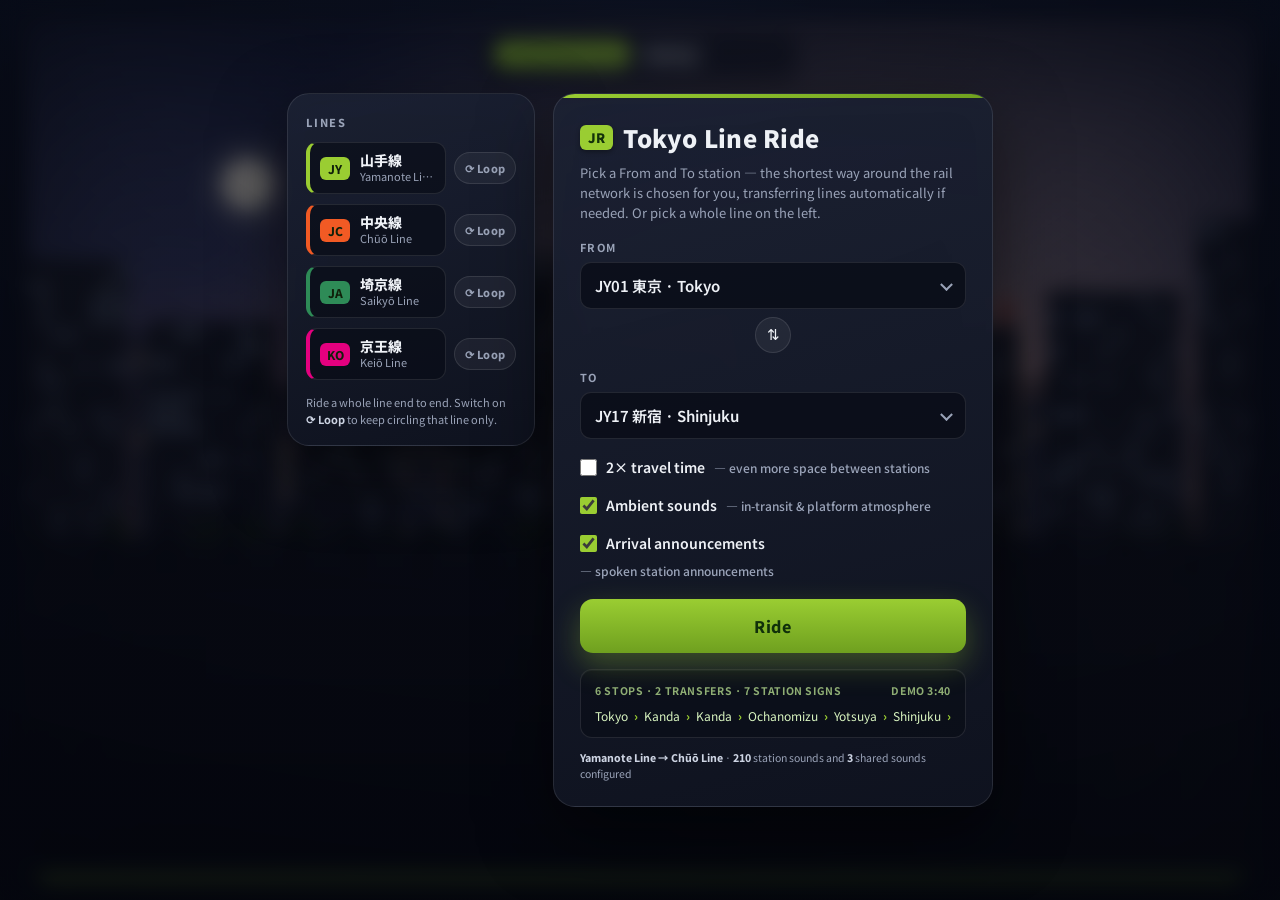
<file: index.html>
<!--
  ============================================================
   YAMANOTE RIDE  —  ride the window, not the map
  ============================================================
   HOW SOUNDS WORK
   --------------------------------------------------------
   Every station below has a `sounds` object:
       melody       -> departure melody (plays on the platform BEFORE the
                        train pulls away — doors then close and it departs)
       announcement -> arrival announcement (plays while pulling in)
       ambience     -> optional per-station platform ambience (looped while
                        stopped at that station)
   Put a URL (mp3/ogg/wav) in any of these. Anything left null is simply
   SILENT — there are no synthesized placeholder sounds. The ride only ever
   plays real recordings you supply.

   Shared, route-wide sounds live in SHARED below:
       doorChime        -> short chime when the doors close (just before departure)
       transitAmbience  -> looping "train running" atmosphere (between stations)
       stationAmbience  -> looping default platform atmosphere (while stopped),
                           used when a station has no `ambience` of its own
   The "Ambient sounds" toggle in setup turns transit + station atmosphere on/off.
   The "Arrival announcements" toggle in setup turns spoken arrival announcements on/off.

   Upload folders / naming convention:
       sounds/departure-melodies/{line}-{station-number}-{station-slug}-departure-melody.mp3
       sounds/announcements/{line}-{station-number}-{station-slug}-arrival-announcement.mp3
       sounds/ambience/{line}-{station-number}-{station-slug}-platform-ambience.mp3
       sounds/shared/{door-chime,transit-ambience,station-ambience}.mp3

   Example:
       sounds:{ melody:'sounds/departure-melodies/jy-20-shibuya-departure-melody.mp3',
                announcement:'sounds/announcements/jy-20-shibuya-arrival-announcement.mp3',
                ambience:'sounds/ambience/jy-20-shibuya-platform-ambience.mp3' }

   See sounds/README.md for full upload instructions and shared sound names.

   You can also tune the pacing in TIMING / SPEED near the bottom
   of the CONFIG block.
  ============================================================
-->
<!DOCTYPE html>
<html lang="ja">
<head>
<meta charset="utf-8">
<meta name="viewport" content="width=device-width, initial-scale=1, maximum-scale=1">
<title>Tokyo Line Ride — ride the window, not the map</title>
<meta name="description" content="An ambient Tokyo rail ride across the Yamanote, Chūō, Saikyō and Keiō lines: pick a From and To station and watch the city roll past the window, with departure melodies and arrival announcements.">
<meta name="theme-color" content="#070b16">
<link rel="icon" href="data:image/svg+xml,%3Csvg xmlns='http://www.w3.org/2000/svg' viewBox='0 0 32 32'%3E%3Crect width='32' height='32' rx='7' fill='%23070b16'/%3E%3Crect x='8' y='6' width='16' height='16' rx='4' fill='%239ACD32'/%3E%3Ccircle cx='12' cy='25' r='2' fill='%239ACD32'/%3E%3Ccircle cx='20' cy='25' r='2' fill='%239ACD32'/%3E%3C/svg%3E">
<link rel="preconnect" href="https://fonts.googleapis.com">
<link rel="preconnect" href="https://fonts.gstatic.com" crossorigin>
<link href="https://fonts.googleapis.com/css2?family=Noto+Sans+JP:wght@400;500;700;900&family=M+PLUS+Rounded+1c:wght@500;700;800&display=swap" rel="stylesheet">
<link rel="stylesheet" href="styles.css">
</head>
<body>
<div id="app">
  <div id="cabin"></div>

  <div id="windowFrame">
    <canvas id="scene"></canvas>
    <div id="glass"></div>

    <div id="hud">
      <div class="badge" id="lineBadge">JR Yamanote Line</div>
      <div id="phaseTag">Waiting</div>
      <div id="transferTag">Transfer</div>
    </div>

    <div id="signWrap">
      <div id="sign">
        <div class="kana"></div>
        <div class="kanji"></div>
        <div class="romaji"></div>
        <div class="lineband">
          <div class="adj l"></div>
          <div class="nb"><b>JY</b><span>00</span></div>
          <div class="adj r"></div>
        </div>
      </div>
    </div>

    <div id="subtitle"><div class="jp"></div><div class="en"></div></div>
  </div>

  <div id="dash">
    <div id="progress"></div>
    <div id="controls">
      <button class="ctrl" id="exitBtn" title="New journey">✕ Exit</button>
      <button class="ctrl" id="prevBtn" title="Previous station" aria-label="Previous station">⏮</button>
      <button class="ctrl big" id="playBtn" title="Pause / Play" aria-label="Pause or play">⏸</button>
      <button class="ctrl" id="skipBtn" title="Skip to next station" aria-label="Skip to next station">⏭</button>
      <div id="volRow">
        <button class="ctrl" id="muteBtn" title="Mute" aria-label="Mute">🔊</button>
        <input id="vol" type="range" min="0" max="100" value="80" aria-label="Volume">
      </div>
    </div>
  </div>

  <div id="setup">
   <div class="setupWrap">
    <aside id="linePanel">
      <div class="lpTitle">Lines</div>
      <div id="lineList"></div>
      <p class="lpHint">Ride a whole line end to end. Switch on <b>⟳ Loop</b> to keep circling that line only.</p>
    </aside>
    <div class="card">
      <h1><span class="jr">JR</span> Tokyo Line Ride</h1>
      <p class="sub">Pick a From and To station — the shortest way around the rail network is chosen for you, transferring lines automatically if needed. Or pick a whole line on the left.</p>

      <div class="field">
        <label>From</label>
        <div class="selrow"><select id="fromSel"></select></div>
      </div>

      <div class="swap"><button id="swapBtn" title="Swap">⇅</button></div>

      <div class="field" id="toField">
        <label>To</label>
        <div class="selrow"><select id="toSel"></select></div>
      </div>

      <label class="toggle"><input type="checkbox" id="slowRide"> 2× travel time <span class="hint">— even more space between stations</span></label>
      <label class="toggle"><input type="checkbox" id="ambientToggle" checked> Ambient sounds <span class="hint">— in-transit &amp; platform atmosphere</span></label>
      <label class="toggle"><input type="checkbox" id="announceToggle" checked> Arrival announcements <span class="hint">— spoken station announcements</span></label>

      <button id="departBtn">Ride</button>

      <div id="routePreview" aria-live="polite">
        <div class="meta"><span id="routeMeta">—</span><span id="routeTime">—</span></div>
        <div class="stations" id="routeStations"></div>
      </div>
      <div id="soundStatus"></div>
    </div>
   </div>
  </div>

  <div id="arrived">
    <div class="inner">
      <div class="jp">Arrived</div>
      <div class="en">YOU HAVE ARRIVED</div>
      <div class="dest" id="arrDest"></div>
      <button id="againBtn">Ride again</button>
    </div>
  </div>
</div>

<script>
/* ===================================================================
   CONFIG  —  edit station sounds here
   =================================================================== */
const YAMANOTE_STATIONS = [
  {line:'JY', no:1, kanji:'東京',         kana:'とうきょう',     romaji:'Tokyo',          sounds:{melody:null,announcement:'sounds/announcements/jy-01-tokyo-arrival-announcement.mp3',ambience:null}},
  {line:'JY', no:2, kanji:'神田',         kana:'かんだ',         romaji:'Kanda',          sounds:{melody:null,announcement:'sounds/announcements/jy-02-kanda-arrival-announcement.mp3',ambience:null}},
  {line:'JY', no:3, kanji:'秋葉原',       kana:'あきはばら',     romaji:'Akihabara',      sounds:{melody:null,announcement:'sounds/announcements/jy-03-akihabara-arrival-announcement.mp3',ambience:null}},
  {line:'JY', no:4, kanji:'御徒町',       kana:'おかちまち',     romaji:'Okachimachi',    sounds:{melody:null,announcement:'sounds/announcements/jy-04-okachimachi-arrival-announcement.mp3',ambience:null}},
  {line:'JY', no:5, kanji:'上野',         kana:'うえの',         romaji:'Ueno',           sounds:{melody:null,announcement:null,ambience:null}},
  {line:'JY', no:6, kanji:'鶯谷',         kana:'うぐいすだに',   romaji:'Uguisudani',     sounds:{melody:null,announcement:null,ambience:null}},
  {line:'JY', no:7, kanji:'日暮里',       kana:'にっぽり',       romaji:'Nippori',        sounds:{melody:null,announcement:null,ambience:null}},
  {line:'JY', no:8, kanji:'西日暮里',     kana:'にしにっぽり',   romaji:'Nishi-Nippori',  sounds:{melody:null,announcement:null,ambience:null}},
  {line:'JY', no:9, kanji:'田端',         kana:'たばた',         romaji:'Tabata',         sounds:{melody:null,announcement:null,ambience:null}},
  {line:'JY', no:10,kanji:'駒込',         kana:'こまごめ',       romaji:'Komagome',       sounds:{melody:null,announcement:null,ambience:null}},
  {line:'JY', no:11,kanji:'巣鴨',         kana:'すがも',         romaji:'Sugamo',         sounds:{melody:null,announcement:null,ambience:null}},
  {line:'JY', no:12,kanji:'大塚',         kana:'おおつか',       romaji:'Otsuka',         sounds:{melody:null,announcement:null,ambience:null}},
  {line:'JY', no:13,kanji:'池袋',         kana:'いけぶくろ',     romaji:'Ikebukuro',      sounds:{melody:null,announcement:null,ambience:null}},
  {line:'JY', no:14,kanji:'目白',         kana:'めじろ',         romaji:'Mejiro',         sounds:{melody:null,announcement:null,ambience:null}},
  {line:'JY', no:15,kanji:'高田馬場',     kana:'たかだのばば',   romaji:'Takadanobaba',   sounds:{melody:null,announcement:null,ambience:null}},
  {line:'JY', no:16,kanji:'新大久保',     kana:'しんおおくぼ',   romaji:'Shin-Okubo',     sounds:{melody:null,announcement:null,ambience:null}},
  {line:'JY', no:17,kanji:'新宿',         kana:'しんじゅく',     romaji:'Shinjuku',       sounds:{melody:null,announcement:null,ambience:null}},
  {line:'JY', no:18,kanji:'代々木',       kana:'よよぎ',         romaji:'Yoyogi',         sounds:{melody:null,announcement:null,ambience:null}},
  {line:'JY', no:19,kanji:'原宿',         kana:'はらじゅく',     romaji:'Harajuku',       sounds:{melody:null,announcement:null,ambience:null}},
  {line:'JY', no:20,kanji:'渋谷',         kana:'しぶや',         romaji:'Shibuya',        sounds:{melody:null,announcement:null,ambience:null}},
  {line:'JY', no:21,kanji:'恵比寿',       kana:'えびす',         romaji:'Ebisu',          sounds:{melody:null,announcement:null,ambience:null}},
  {line:'JY', no:22,kanji:'目黒',         kana:'めぐろ',         romaji:'Meguro',         sounds:{melody:null,announcement:null,ambience:null}},
  {line:'JY', no:23,kanji:'五反田',       kana:'ごたんだ',       romaji:'Gotanda',        sounds:{melody:null,announcement:null,ambience:null}},
  {line:'JY', no:24,kanji:'大崎',         kana:'おおさき',       romaji:'Osaki',          sounds:{melody:null,announcement:null,ambience:null}},
  {line:'JY', no:25,kanji:'品川',         kana:'しながわ',       romaji:'Shinagawa',      sounds:{melody:null,announcement:null,ambience:null}},
  {line:'JY', no:26,kanji:'高輪ゲートウェイ',kana:'たかなわゲートウェイ',romaji:'Takanawa Gateway',sounds:{melody:null,announcement:null,ambience:null}},
  {line:'JY', no:27,kanji:'田町',         kana:'たまち',         romaji:'Tamachi',        sounds:{melody:null,announcement:null,ambience:null}},
  {line:'JY', no:28,kanji:'浜松町',       kana:'はままつちょう', romaji:'Hamamatsucho',   sounds:{melody:null,announcement:null,ambience:null}},
  {line:'JY', no:29,kanji:'新橋',         kana:'しんばし',       romaji:'Shimbashi',      sounds:{melody:null,announcement:null,ambience:null}},
  {line:'JY', no:30,kanji:'有楽町',       kana:'ゆうらくちょう', romaji:'Yurakucho',      sounds:{melody:null,announcement:null,ambience:null}},
];


const CHUO_STATIONS = [
  {line:'JC', no:1, kanji:'東京',       kana:'とうきょう',       romaji:'Tokyo',              sounds:{melody:null,announcement:null,ambience:null}},
  {line:'JC', no:2, kanji:'神田',       kana:'かんだ',           romaji:'Kanda',              sounds:{melody:null,announcement:null,ambience:null}},
  {line:'JC', no:3, kanji:'御茶ノ水',   kana:'おちゃのみず',     romaji:'Ochanomizu',         sounds:{melody:null,announcement:null,ambience:null}},
  {line:'JC', no:4, kanji:'四ツ谷',     kana:'よつや',           romaji:'Yotsuya',            sounds:{melody:null,announcement:null,ambience:null}},
  {line:'JC', no:5, kanji:'新宿',       kana:'しんじゅく',       romaji:'Shinjuku',           sounds:{melody:null,announcement:null,ambience:null}},
  {line:'JC', no:6, kanji:'中野',       kana:'なかの',           romaji:'Nakano',             sounds:{melody:null,announcement:null,ambience:null}},
  {line:'JC', no:7, kanji:'高円寺',     kana:'こうえんじ',       romaji:'Koenji',             sounds:{melody:null,announcement:null,ambience:null}},
  {line:'JC', no:8, kanji:'阿佐ケ谷',   kana:'あさがや',         romaji:'Asagaya',            sounds:{melody:null,announcement:null,ambience:null}},
  {line:'JC', no:9, kanji:'荻窪',       kana:'おぎくぼ',         romaji:'Ogikubo',            sounds:{melody:null,announcement:null,ambience:null}},
  {line:'JC', no:10,kanji:'西荻窪',     kana:'にしおぎくぼ',     romaji:'Nishi-Ogikubo',      sounds:{melody:null,announcement:null,ambience:null}},
  {line:'JC', no:11,kanji:'吉祥寺',     kana:'きちじょうじ',     romaji:'Kichijoji',          sounds:{melody:null,announcement:null,ambience:null}},
  {line:'JC', no:12,kanji:'三鷹',       kana:'みたか',           romaji:'Mitaka',             sounds:{melody:null,announcement:null,ambience:null}},
  {line:'JC', no:13,kanji:'武蔵境',     kana:'むさしさかい',     romaji:'Musashi-Sakai',      sounds:{melody:null,announcement:null,ambience:null}},
  {line:'JC', no:14,kanji:'東小金井',   kana:'ひがしこがねい',   romaji:'Higashi-Koganei',    sounds:{melody:null,announcement:null,ambience:null}},
  {line:'JC', no:15,kanji:'武蔵小金井', kana:'むさしこがねい',   romaji:'Musashi-Koganei',    sounds:{melody:null,announcement:null,ambience:null}},
  {line:'JC', no:16,kanji:'国分寺',     kana:'こくぶんじ',       romaji:'Kokubunji',          sounds:{melody:null,announcement:null,ambience:null}},
  {line:'JC', no:17,kanji:'西国分寺',   kana:'にしこくぶんじ',   romaji:'Nishi-Kokubunji',    sounds:{melody:null,announcement:null,ambience:null}},
  {line:'JC', no:18,kanji:'国立',       kana:'くにたち',         romaji:'Kunitachi',          sounds:{melody:null,announcement:null,ambience:null}},
  {line:'JC', no:19,kanji:'立川',       kana:'たちかわ',         romaji:'Tachikawa',          sounds:{melody:null,announcement:null,ambience:null}},
  {line:'JC', no:20,kanji:'日野',       kana:'ひの',             romaji:'Hino',               sounds:{melody:null,announcement:null,ambience:null}},
  {line:'JC', no:21,kanji:'豊田',       kana:'とよだ',           romaji:'Toyoda',             sounds:{melody:null,announcement:null,ambience:null}},
  {line:'JC', no:22,kanji:'八王子',     kana:'はちおうじ',       romaji:'Hachioji',           sounds:{melody:null,announcement:null,ambience:null}},
  {line:'JC', no:23,kanji:'西八王子',   kana:'にしはちおうじ',   romaji:'Nishi-Hachioji',     sounds:{melody:null,announcement:null,ambience:null}},
  {line:'JC', no:24,kanji:'高尾',       kana:'たかお',           romaji:'Takao',              sounds:{melody:null,announcement:null,ambience:null}},
];

/* Saikyō Line (JA): Ōsaki ↔ Ōmiya. It runs alongside the Yamanote between Ōsaki and Ikebukuro
   — those shared-name stations (Osaki/Ebisu/Shibuya/Shinjuku/Ikebukuro) auto-join in the network
   graph, so the router can transfer between the two lines there. JR numbers it from JA08. */
const SAIKYO_STATIONS = [
  {line:'JA', no:8, kanji:'大崎',       kana:'おおさき',         romaji:'Osaki',              sounds:{melody:null,announcement:null,ambience:null}},
  {line:'JA', no:9, kanji:'恵比寿',     kana:'えびす',           romaji:'Ebisu',              sounds:{melody:null,announcement:null,ambience:null}},
  {line:'JA', no:10,kanji:'渋谷',       kana:'しぶや',           romaji:'Shibuya',            sounds:{melody:null,announcement:null,ambience:null}},
  {line:'JA', no:11,kanji:'新宿',       kana:'しんじゅく',       romaji:'Shinjuku',           sounds:{melody:null,announcement:null,ambience:null}},
  {line:'JA', no:12,kanji:'池袋',       kana:'いけぶくろ',       romaji:'Ikebukuro',          sounds:{melody:null,announcement:null,ambience:null}},
  {line:'JA', no:13,kanji:'板橋',       kana:'いたばし',         romaji:'Itabashi',           sounds:{melody:null,announcement:null,ambience:null}},
  {line:'JA', no:14,kanji:'十条',       kana:'じゅうじょう',     romaji:'Jujo',               sounds:{melody:null,announcement:null,ambience:null}},
  {line:'JA', no:15,kanji:'赤羽',       kana:'あかばね',         romaji:'Akabane',            sounds:{melody:null,announcement:null,ambience:null}},
  {line:'JA', no:16,kanji:'北赤羽',     kana:'きたあかばね',     romaji:'Kita-Akabane',       sounds:{melody:null,announcement:null,ambience:null}},
  {line:'JA', no:17,kanji:'浮間舟渡',   kana:'うきまふなど',     romaji:'Ukima-Funado',       sounds:{melody:null,announcement:null,ambience:null}},
  {line:'JA', no:18,kanji:'戸田公園',   kana:'とだこうえん',     romaji:'Toda-Koen',          sounds:{melody:null,announcement:null,ambience:null}},
  {line:'JA', no:19,kanji:'戸田',       kana:'とだ',             romaji:'Toda',               sounds:{melody:null,announcement:null,ambience:null}},
  {line:'JA', no:20,kanji:'北戸田',     kana:'きたとだ',         romaji:'Kita-Toda',          sounds:{melody:null,announcement:null,ambience:null}},
  {line:'JA', no:21,kanji:'武蔵浦和',   kana:'むさしうらわ',     romaji:'Musashi-Urawa',      sounds:{melody:null,announcement:null,ambience:null}},
  {line:'JA', no:22,kanji:'中浦和',     kana:'なかうらわ',       romaji:'Naka-Urawa',         sounds:{melody:null,announcement:null,ambience:null}},
  {line:'JA', no:23,kanji:'南与野',     kana:'みなみよの',       romaji:'Minami-Yono',        sounds:{melody:null,announcement:null,ambience:null}},
  {line:'JA', no:24,kanji:'与野本町',   kana:'よのほんまち',     romaji:'Yono-Honmachi',      sounds:{melody:null,announcement:null,ambience:null}},
  {line:'JA', no:25,kanji:'北与野',     kana:'きたよの',         romaji:'Kita-Yono',          sounds:{melody:null,announcement:null,ambience:null}},
  {line:'JA', no:26,kanji:'大宮',       kana:'おおみや',         romaji:'Omiya',              sounds:{melody:null,announcement:null,ambience:null}},
];

/* Keiō Line (KO): a private (non-JR) line, Shinjuku ↔ Keiō-hachiōji. Only Shinjuku shares a name
   with the JR lines, so that's where the network graph lets riders transfer onto/off the Keiō. */
const KEIO_STATIONS = [
  {line:'KO', no:1, kanji:'新宿',           kana:'しんじゅく',             romaji:'Shinjuku',            sounds:{melody:null,announcement:null,ambience:null}},
  {line:'KO', no:2, kanji:'笹塚',           kana:'ささづか',               romaji:'Sasazuka',            sounds:{melody:null,announcement:null,ambience:null}},
  {line:'KO', no:3, kanji:'代田橋',         kana:'だいたばし',             romaji:'Daitabashi',          sounds:{melody:null,announcement:null,ambience:null}},
  {line:'KO', no:4, kanji:'明大前',         kana:'めいだいまえ',           romaji:'Meidaimae',           sounds:{melody:null,announcement:null,ambience:null}},
  {line:'KO', no:5, kanji:'下高井戸',       kana:'しもたかいど',           romaji:'Shimotakaido',        sounds:{melody:null,announcement:null,ambience:null}},
  {line:'KO', no:6, kanji:'桜上水',         kana:'さくらじょうすい',       romaji:'Sakurajosui',         sounds:{melody:null,announcement:null,ambience:null}},
  {line:'KO', no:7, kanji:'上北沢',         kana:'かみきたざわ',           romaji:'Kami-Kitazawa',       sounds:{melody:null,announcement:null,ambience:null}},
  {line:'KO', no:8, kanji:'八幡山',         kana:'はちまんやま',           romaji:'Hachimanyama',        sounds:{melody:null,announcement:null,ambience:null}},
  {line:'KO', no:9, kanji:'芦花公園',       kana:'ろかこうえん',           romaji:'Roka-Koen',           sounds:{melody:null,announcement:null,ambience:null}},
  {line:'KO', no:10,kanji:'千歳烏山',       kana:'ちとせからすやま',       romaji:'Chitose-Karasuyama',  sounds:{melody:null,announcement:null,ambience:null}},
  {line:'KO', no:11,kanji:'仙川',           kana:'せんがわ',               romaji:'Sengawa',             sounds:{melody:null,announcement:null,ambience:null}},
  {line:'KO', no:12,kanji:'つつじヶ丘',     kana:'つつじがおか',           romaji:'Tsutsujigaoka',       sounds:{melody:null,announcement:null,ambience:null}},
  {line:'KO', no:13,kanji:'柴崎',           kana:'しばさき',               romaji:'Shibasaki',           sounds:{melody:null,announcement:null,ambience:null}},
  {line:'KO', no:14,kanji:'国領',           kana:'こくりょう',             romaji:'Kokuryo',             sounds:{melody:null,announcement:null,ambience:null}},
  {line:'KO', no:15,kanji:'布田',           kana:'ふだ',                   romaji:'Fuda',                sounds:{melody:null,announcement:null,ambience:null}},
  {line:'KO', no:16,kanji:'調布',           kana:'ちょうふ',               romaji:'Chofu',               sounds:{melody:null,announcement:null,ambience:null}},
  {line:'KO', no:17,kanji:'西調布',         kana:'にしちょうふ',           romaji:'Nishi-Chofu',         sounds:{melody:null,announcement:null,ambience:null}},
  {line:'KO', no:18,kanji:'飛田給',         kana:'とびたきゅう',           romaji:'Tobitakyu',           sounds:{melody:null,announcement:null,ambience:null}},
  {line:'KO', no:19,kanji:'武蔵野台',       kana:'むさしのだい',           romaji:'Musashino-dai',       sounds:{melody:null,announcement:null,ambience:null}},
  {line:'KO', no:20,kanji:'多磨霊園',       kana:'たまれいえん',           romaji:'Tama-Reien',          sounds:{melody:null,announcement:null,ambience:null}},
  {line:'KO', no:21,kanji:'東府中',         kana:'ひがしふちゅう',         romaji:'Higashi-Fuchu',       sounds:{melody:null,announcement:null,ambience:null}},
  {line:'KO', no:22,kanji:'府中',           kana:'ふちゅう',               romaji:'Fuchu',               sounds:{melody:null,announcement:null,ambience:null}},
  {line:'KO', no:23,kanji:'分倍河原',       kana:'ぶばいがわら',           romaji:'Bubaigawara',         sounds:{melody:null,announcement:null,ambience:null}},
  {line:'KO', no:24,kanji:'中河原',         kana:'なかがわら',             romaji:'Nakagawara',          sounds:{melody:null,announcement:null,ambience:null}},
  {line:'KO', no:25,kanji:'聖蹟桜ヶ丘',     kana:'せいせきさくらがおか',   romaji:'Seiseki-Sakuragaoka', sounds:{melody:null,announcement:null,ambience:null}},
  {line:'KO', no:26,kanji:'百草園',         kana:'もぐさえん',             romaji:'Mogusaen',            sounds:{melody:null,announcement:null,ambience:null}},
  {line:'KO', no:27,kanji:'高幡不動',       kana:'たかはたふどう',         romaji:'Takahatafudo',        sounds:{melody:null,announcement:null,ambience:null}},
  {line:'KO', no:28,kanji:'南平',           kana:'みなみだいら',           romaji:'Minamidaira',         sounds:{melody:null,announcement:null,ambience:null}},
  {line:'KO', no:29,kanji:'平山城址公園',   kana:'ひらやまじょうしこうえん',romaji:'Hirayamajoshi-Koen', sounds:{melody:null,announcement:null,ambience:null}},
  {line:'KO', no:30,kanji:'長沼',           kana:'ながぬま',               romaji:'Naganuma',            sounds:{melody:null,announcement:null,ambience:null}},
  {line:'KO', no:31,kanji:'北野',           kana:'きたの',                 romaji:'Kitano',              sounds:{melody:null,announcement:null,ambience:null}},
  {line:'KO', no:32,kanji:'京王八王子',     kana:'けいおうはちおうじ',     romaji:'Keio-Hachioji',       sounds:{melody:null,announcement:null,ambience:null}},
];

const LINES = {
  JY: {id:'JY', name:'Yamanote Line', kanji:'山手線', badge:'JR Yamanote Line', color:'#9ACD32', deep:'#6fa01f', circular:true, stations:YAMANOTE_STATIONS},
  JC: {id:'JC', name:'Chūō Line', kanji:'中央線', badge:'JR Chūō Line', color:'#F15A24', deep:'#B84218', circular:false, stations:CHUO_STATIONS},
  JA: {id:'JA', name:'Saikyō Line', kanji:'埼京線', badge:'JR Saikyō Line', color:'#2E8B57', deep:'#19603B', circular:false, stations:SAIKYO_STATIONS},
  KO: {id:'KO', name:'Keiō Line', kanji:'京王線', badge:'Keiō Line', color:'#E4007F', deep:'#A80060', circular:false, stations:KEIO_STATIONS},
};
const TRANSFER_LINES = {
  JY: {name:'Yamanote Line', kanji:'山手線', badge:'JR Yamanote Line', color:'#9ACD32', deep:'#6fa01f'},
  JC: {name:'Chūō Line', kanji:'中央線', badge:'JR Chūō Line', color:'#F15A24', deep:'#B84218'},
  JK: {name:'Keihin-Tōhoku Line', kanji:'京浜東北線', badge:'JR Keihin-Tōhoku Line', color:'#00A7E1', deep:'#007AA5'},
  JA: {name:'Saikyō Line', kanji:'埼京線', badge:'JR Saikyō Line', color:'#2E8B57', deep:'#19603B'},
  JS: {name:'Shōnan-Shinjuku Line', kanji:'湘南新宿ライン', badge:'JR Shōnan-Shinjuku Line', color:'#E87722', deep:'#AF5412'},
  KO: {name:'Keiō Line', kanji:'京王線', badge:'Keiō Line', color:'#E4007F', deep:'#A80060'},
};
const YAMANOTE_TRANSFERS = {
  Tokyo:['JC','JK'],
  Kanda:['JC','JK'],
  Akihabara:['JK'],
  Ueno:['JK'],
  Nippori:['JK'],
  Tabata:['JK'],
  Ikebukuro:['JA','JS'],
  Shinjuku:['JC','JA','JS','KO'],
  Yoyogi:['JC'],
  Osaki:['JA','JS'],
  Shinagawa:['JK'],
  'Takanawa Gateway':['JK'],
  Tamachi:['JK'],
  Hamamatsucho:['JK'],
  Shimbashi:['JK'],
  Yurakucho:['JK'],
};
const CHUO_TRANSFERS = {
  Tokyo:['JY','JK'],
  Kanda:['JY','JK'],
  Shinjuku:['JY','JA','JS','KO'],
  Yoyogi:['JY'],
};
const SAIKYO_TRANSFERS = {
  Osaki:['JY','JS'],
  Ebisu:['JY'],
  Shibuya:['JY','JS'],
  Shinjuku:['JY','JC','JS','KO'],
  Ikebukuro:['JY','JS'],
  Akabane:['JK'],
};
const KEIO_TRANSFERS = {
  Shinjuku:['JY','JC','JA','JS'],
};
/* attach decorative transfer chips per line (the network graph below handles the *real*
   same-name connections used for routing — these are just the hints shown on station signs) */
const LINE_TRANSFERS = { JY:YAMANOTE_TRANSFERS, JC:CHUO_TRANSFERS, JA:SAIKYO_TRANSFERS, KO:KEIO_TRANSFERS };
Object.values(LINES).forEach(line=>{
  const map = LINE_TRANSFERS[line.id] || {};
  line.stations.forEach(st=>{ st.transfers = (map[st.romaji]||[]).map(id=>TRANSFER_LINES[id]).filter(Boolean); });
});

/* ---- auto-wire the recorded audio that ships in /sounds ----
   Files follow {line}-{nn}-{slug}-{kind}.mp3 (see sounds/README.md), so we derive each
   station's melody/announcement URL from its line+number+romaji across every line instead of
   hand-listing paths. A missing file just 404s and stays silent — there are no placeholders
   (see Audio engine). */
const slugify = romaji => romaji.toLowerCase().replace(/[^a-z0-9]+/g,'');
Object.values(LINES).forEach(line=>{
  line.stations.forEach(st=>{
    const base = `${st.line.toLowerCase()}-${String(st.no).padStart(2,'0')}-${slugify(st.romaji)}`;
    if(!st.sounds.melody)       st.sounds.melody       = `sounds/departure-melodies/${base}-departure-melody.mp3`;
    if(!st.sounds.announcement) st.sounds.announcement = `sounds/announcements/${base}-arrival-announcement.mp3`;
  });
});

/* ---- network graph: every modeled line, joined at same-name stations ---- */
const nodeKey = (lineId,idx) => `${lineId}:${idx}`;
function buildNetwork(){
  const graph = {};
  const edge=(a,b)=>{ (graph[a]=graph[a]||[]).push(b); };
  Object.values(LINES).forEach(line=>{
    const n=line.stations.length;
    for(let i=0;i<n;i++){
      const k=nodeKey(line.id,i);
      graph[k]=graph[k]||[];
      if(line.circular){ edge(k,nodeKey(line.id,(i+1)%n)); edge(k,nodeKey(line.id,(i-1+n)%n)); }
      else { if(i+1<n) edge(k,nodeKey(line.id,i+1)); if(i-1>=0) edge(k,nodeKey(line.id,i-1)); }
    }
  });
  const ids=Object.keys(LINES);
  for(let a=0;a<ids.length;a++) for(let b=a+1;b<ids.length;b++){
    const L1=LINES[ids[a]], L2=LINES[ids[b]];
    L1.stations.forEach((s1,i1)=>{
      const i2=L2.stations.findIndex(s2=>s2.romaji===s1.romaji);
      if(i2>=0){ edge(nodeKey(L1.id,i1),nodeKey(L2.id,i2)); edge(nodeKey(L2.id,i2),nodeKey(L1.id,i1)); }
    });
  }
  return graph;
}
const NETWORK = buildNetwork();
function shortestPath(fromKey,toKey){
  if(fromKey===toKey) return [fromKey];
  const visited=new Set([fromKey]), prev={}, q=[fromKey];
  while(q.length){
    const cur=q.shift();
    if(cur===toKey) break;
    for(const nb of NETWORK[cur]||[]){
      if(!visited.has(nb)){ visited.add(nb); prev[nb]=cur; q.push(nb); }
    }
  }
  if(!visited.has(toKey)) return null;
  const path=[toKey]; let c=toKey;
  while(c!==fromKey){ c=prev[c]; path.unshift(c); }
  return path;
}
function pathToNodes(path){
  return path.map(k=>{ const [lineId,idxStr]=k.split(':'); const idx=+idxStr;
    return {key:k,lineId,idx,st:LINES[lineId].stations[idx]}; });
}

const SHARED = {
  doorChime:       'sounds/shared/door-chime.mp3',        // short chime as the doors close, just before departure
  transitAmbience: 'sounds/shared/transit-ambience.mp3',  // looping running-train atmosphere between stations
  stationAmbience: 'sounds/shared/station-ambience.mp3',  // looping default platform atmosphere while stopped
  // Missing files just stay silent — there are no synthesized placeholders.
};

// TIMING (ms per phase) and SPEED — tweak the feel of the ride.
//   depart = how long the train waits at the platform with the departure melody
//            playing (departHold) plus the time it takes to accelerate away (departAccel)
//   transit = time rolling between stations   (the 2× toggle doubles this at run time)
//   arrive  = time decelerating into a station (stretched to fit the announcement)
//   dwell   = time stopped at a station with the doors open
const TIMING = { departHold:6200, departAccel:4200, transit:14000, arrive:5200, dwell:7000 };
const SPEED  = { cruise:270, idleDrift:26 };   // px/sec
/* =================================================================== */


/* ---------- helpers ---------- */
const $ = s => document.querySelector(s);
const pad2 = n => String(n).padStart(2,'0');
const formatMs = ms => { const total=Math.max(0,Math.round(ms/1000)); const m=Math.floor(total/60), sec=String(total%60).padStart(2,'0'); return `${m}:${sec}`; };
function smooth(t){t=Math.max(0,Math.min(1,t));return t*t*(3-2*t);}
function hash(n){let x=Math.sin(n*127.1+311.7)*43758.5453;return x-Math.floor(x);}

/* =========================================================
   AUDIO ENGINE
   ========================================================= */
const Audio_ = {
  ctx:null, master:null, melodyG:null, announceG:null, transitG:null, stationG:null,
  buffers:{}, durations:{},
  transitSrc:null, stationSrc:null, stationUrl:null,
  lastSpeed:0, muted:false, started:false, ambientOn:true, announceOn:true, _vol:0.8,
  _active:[], _melodySrc:null,

  init(){
    if(this.started) return;
    const C = window.AudioContext||window.webkitAudioContext;
    const ctx = this.ctx = new C();
    this.master = ctx.createGain();   this.master.gain.value = 0.8;
    this.master.connect(ctx.destination);
    this.melodyG   = ctx.createGain(); this.melodyG.gain.value=0.9;   this.melodyG.connect(this.master);
    this.announceG = ctx.createGain(); this.announceG.gain.value=0.9; this.announceG.connect(this.master);
    this.transitG  = ctx.createGain(); this.transitG.gain.value=0;    this.transitG.connect(this.master);
    this.stationG  = ctx.createGain(); this.stationG.gain.value=0;    this.stationG.connect(this.master);

    // continuous in-transit atmosphere (between stations) — silent until a file is supplied
    if(SHARED.transitAmbience) this._loop(SHARED.transitAmbience, this.transitG, s=>this.transitSrc=s);

    this.started = true;
  },

  resume(){ if(this.ctx&&this.ctx.state==='suspended') this.ctx.resume(); },
  suspend(){ if(this.ctx&&this.ctx.state==='running') this.ctx.suspend(); },

  /* track one-shot nodes so they can be force-stopped (exit/skip) */
  _track(node){
    this._active.push(node);
    const drop=()=>{ const i=this._active.indexOf(node); if(i>=0) this._active.splice(i,1); };
    node.addEventListener ? node.addEventListener('ended',drop,{once:true}) : (node.onended=drop);
  },
  stopAll(){
    this._active.slice().forEach(n=>{ try{ n.stop(); }catch(e){} });
    this._active.length=0;
    this._melodySrc=null;
  },

  setVolume(v){ if(this.master) this.master.gain.setTargetAtTime(this.muted?0:v, this.ctx.currentTime, .05); this._vol=v; },
  setMuted(m){ this.muted=m; this.setVolume(this._vol??0.8); },
  setAmbient(on){ this.ambientOn=!!on; },
  setAnnounce(on){ this.announceOn=!!on; },

  /* ambient gains follow train speed each frame: transit atmosphere swells as the train
     moves, platform atmosphere takes over as it stops. Both are gated by the ambient toggle. */
  updateSpeed(spd, playing){
    this.lastSpeed=spd;
    if(!this.ctx) return;
    const t=this.ctx.currentTime, sN=Math.min(1,spd/SPEED.cruise), amb=this.ambientOn?1:0;
    this.transitG.gain.setTargetAtTime(playing? sN*0.9*amb : 0, t, 0.25);
    this.stationG.gain.setTargetAtTime(playing? (1-sN)*0.5*amb : 0, t, 0.35);
  },

  async _loadBuffer(url){
    if(this.buffers[url]!==undefined) return this.buffers[url];
    const p = (async()=>{
      try{
        const r=await fetch(url);
        if(!r.ok) throw new Error('HTTP '+r.status);   // missing file → stay silent, don't try to decode an error page
        const a=await r.arrayBuffer();
        const b=await this.ctx.decodeAudioData(a);
        this.durations[url]=b.duration; return b;
      }catch(e){ console.info('no recording (silent):',url); this.durations[url]=0; return null; }
    })();
    this.buffers[url]=p; return p;
  },
  preload(url){ if(url) this._loadBuffer(url); },
  /* synchronous best-effort duration (sec); 0/undefined until loaded */
  knownDuration(url){ return url ? this.durations[url] : undefined; },
  _playBuffer(url,dest,delaySec,onSrc){
    this._loadBuffer(url).then(b=>{ if(!b) return;
      const s=this.ctx.createBufferSource(); s.buffer=b; s.connect(dest);
      this._track(s); s.start(this.ctx.currentTime+(delaySec||0));
      if(onSrc) onSrc(s);
    });
  },
  /* start a looping source feeding `dest` (used for the ambience beds) */
  _loop(url,dest,onSrc){
    this._loadBuffer(url).then(b=>{ if(!b) return;
      const s=this.ctx.createBufferSource(); s.buffer=b; s.loop=true; s.connect(dest); s.start();
      if(onSrc) onSrc(s);
    });
  },
  /* swap the platform-ambience loop when arriving somewhere new: a station's own
     `ambience` if it has one, otherwise the shared default. Only restarts on change. */
  setStationAmbience(url){
    url = url || SHARED.stationAmbience || null;
    if(url===this.stationUrl) return;
    this.stationUrl=url;
    if(this.stationSrc){ try{ this.stationSrc.stop(); }catch(e){} this.stationSrc=null; }
    if(url) this._loop(url, this.stationG, s=>this.stationSrc=s);
  },

  /* ---- one-shots ---- */
  /* Play a station's departure melody. If the station has no recording it simply
     stays silent — there are no synthesized placeholders. */
  melody(st, delaySec){
    this.resume();
    this.stopMelody();                       // never stack two departure melodies
    const url = st.sounds.melody || null;
    if(url) this._playBuffer(url,this.melodyG,delaySec,s=>{ this._melodySrc=s; });
  },
  /* stop a departure melody mid-flight so its tail can't bleed over the next
     station's arrival announcement */
  stopMelody(){ if(this._melodySrc){ try{ this._melodySrc.stop(); }catch(e){} this._melodySrc=null; } },
  announcement(st){
    this.resume();
    if(this.announceOn && st.sounds.announcement) this._playBuffer(st.sounds.announcement,this.announceG);
  },
  doorChime(){
    this.resume();
    if(SHARED.doorChime) this._playBuffer(SHARED.doorChime,this.announceG);
  },
};

/* =========================================================
   SCENE  (canvas parallax cityscape)
   ========================================================= */
const Scene = {
  cv:null, ctx:null, W:0, H:0, dpr:1, worldX:0, time:0, horizon:0,
  stars:[],
  init(){
    this.cv=$('#scene'); this.ctx=this.cv.getContext('2d');
    this.resize(); window.addEventListener('resize',()=>this.resize());
    // the window pane now flex-grows with the viewport (and shrinks when the dash
    // appears) — observe its rendered size so the scene always fills it crisply
    if(window.ResizeObserver){ new ResizeObserver(()=>this.resize()).observe(this.cv.parentElement); }
    for(let i=0;i<120;i++) this.stars.push({x:Math.random(),y:Math.random()*0.45,r:Math.random()*1.3+0.2,t:Math.random()*6.28});
  },
  resize(){
    // render to the pane's actual displayed size (not the whole browser window) so the
    // cityscape keeps its proportions and stays sharp at any resolution / window size
    const w=this.cv.clientWidth||window.innerWidth, h=this.cv.clientHeight||window.innerHeight;
    this.dpr=Math.min(2,window.devicePixelRatio||1);
    this.W=w; this.H=h;
    this.cv.width=Math.max(1,Math.round(w*this.dpr)); this.cv.height=Math.max(1,Math.round(h*this.dpr));
    this.ctx.setTransform(this.dpr,0,0,this.dpr,0,0);
    this.horizon=this.H*0.60;
  },
  advance(spd,dt){ this.worldX += spd*dt; this.time += dt; },

  draw(spd){
    const c=this.ctx, W=this.W, H=this.H, hz=this.horizon, sN=Math.min(1,spd/SPEED.cruise);
    c.clearRect(0,0,W,H);

    // sway
    const bob = Math.sin(this.time*2.1)*2.2*sN + Math.sin(this.time*5.3)*0.6*sN;
    c.save(); c.translate(0,bob);

    // sky
    const sky=c.createLinearGradient(0,-4,0,hz+40);
    sky.addColorStop(0,'#141934'); sky.addColorStop(0.45,'#33365e');
    sky.addColorStop(0.8,'#7a5b73'); sky.addColorStop(1,'#e0a173');
    c.fillStyle=sky; c.fillRect(0,-6,W,hz+46);
    // glow near horizon
    const glow=c.createRadialGradient(W*0.7,hz,10,W*0.7,hz,W*0.6);
    glow.addColorStop(0,'rgba(255,196,140,.5)'); glow.addColorStop(1,'rgba(255,196,140,0)');
    c.fillStyle=glow; c.fillRect(0,0,W,hz+40);
    // stars
    for(const s of this.stars){const tw=0.5+0.5*Math.sin(this.time*1.5+s.t);
      c.globalAlpha=tw*0.7*(1-s.y/0.45); c.fillStyle='#fff';
      c.beginPath(); c.arc(s.x*W,s.y*H,s.r,0,6.28); c.fill();}
    c.globalAlpha=1;
    // moon
    c.fillStyle='rgba(248,240,220,.9)'; c.beginPath(); c.arc(W*0.18,hz*0.32,26,0,6.28); c.fill();
    c.fillStyle='rgba(248,240,220,.12)'; c.beginPath(); c.arc(W*0.18,hz*0.32,46,0,6.28); c.fill();

    // building layers (back -> front)
    this._buildings({parallax:0.14, cellW:150, minH:60, maxH:150, color:'#3a3a55', win:false, seed:10, landmarks:true});
    this._buildings({parallax:0.34, cellW:120, minH:80, maxH:230, color:'#262738', win:true,  seed:55, winColor:'#ffca7a', winChance:0.35});
    this._buildings({parallax:0.66, cellW:150, minH:120,maxH:320, color:'#15161f', win:true,  seed:120,winColor:'#bcd4ff', winChance:0.28});

    // ground
    const gr=c.createLinearGradient(0,hz,0,H);
    gr.addColorStop(0,'#0d0e16'); gr.addColorStop(1,'#05060c');
    c.fillStyle=gr; c.fillRect(0,hz,W,H-hz+8);

    // poles & wires (fast)
    this._wires(sN);

    // trackside bushes — low foliage clumps between the wires and the fence
    this._bushes(sN);

    // trackside fence — closest layer, right at the edge of the glass, sells speed/proximity
    this._trackside(sN);

    // speed streaks
    if(sN>0.25){
      c.strokeStyle='rgba(255,255,255,'+(0.05*sN)+')'; c.lineWidth=1;
      for(let i=0;i<6;i++){const y=hz*0.3+ (this.worldX*0.4+i*70)%(hz*0.7);
        const len=40+sN*120; const x=(this.worldX*2.0+i*220)%(W+len)-len;
        c.beginPath(); c.moveTo(x,y); c.lineTo(x+len,y); c.stroke();}
    }
    c.restore();
  },

  /* low foliage clumps lining the track, just behind the fence — varied widths/heights per cell,
     slightly slower parallax than the fence so the layering reads as depth, not a flat strip */
  _bushes(sN){
    const c=this.ctx, W=this.W, hz=this.horizon, sp=46, off=this.worldX*2.15;
    const start=Math.floor(off/sp)-1, end=start+Math.ceil(W/sp)+2;
    const baseY=hz+6;
    for(let p=start;p<=end;p++){
      const x=p*sp-off;
      const r1=hash(p*4.7+300), r2=hash(p*9.3+301);
      if(r1<0.22) continue; // gaps so it doesn't read as a solid hedge
      const w=22+r1*20, h=10+r2*16;
      const stretch=1+sN*0.9;
      c.fillStyle = r2>0.7 ? 'rgba(18,28,14,.95)' : 'rgba(10,16,9,.95)';
      c.beginPath();
      c.moveTo(x-w*0.5*stretch, baseY);
      c.quadraticCurveTo(x-w*0.4*stretch, baseY-h, x, baseY-h*1.08);
      c.quadraticCurveTo(x+w*0.4*stretch, baseY-h, x+w*0.5*stretch, baseY);
      c.closePath(); c.fill();
    }
  },

  /* close, fast-moving fence posts right beside the track — motion-streaked at speed so the
     foreground reads as "rushing past inches from the glass" rather than flat scenery */
  _trackside(sN){
    const c=this.ctx, W=this.W, hz=this.horizon, sp=64, off=this.worldX*2.6;
    const start=Math.floor(off/sp)-1, end=start+Math.ceil(W/sp)+2;
    const topY=hz-30, botY=hz+34, stretch=1+sN*5.5;
    for(let p=start;p<=end;p++){
      const x=p*sp-off, w=4+hash(p*9.1)*2;
      c.fillStyle='rgba(3,4,7,.92)';
      if(sN>0.08){ c.fillRect(x-w*stretch*0.5,topY,w*stretch,botY-topY); }
      else c.fillRect(x,topY,w,botY-topY);
    }
    // low rail/sleeper band right under the window sill
    const railG=c.createLinearGradient(0,botY,0,botY+18);
    railG.addColorStop(0,'rgba(10,11,16,.9)'); railG.addColorStop(1,'rgba(10,11,16,0)');
    c.fillStyle=railG; c.fillRect(0,botY,W,18);
  },

  _buildings(L){
    const c=this.ctx, W=this.W, hz=this.horizon, off=this.worldX*L.parallax;
    const start=Math.floor(off/L.cellW)-1, end=start+Math.ceil(W/L.cellW)+2;
    for(let cell=start;cell<=end;cell++){
      const x=cell*L.cellW-off;
      const r1=hash(cell*1.7+L.seed), r2=hash(cell*3.1+L.seed+0.5);
      // landmark?
      if(L.landmarks && hash(cell*5.3+L.seed)>0.93){
        if(cell%2===0) this._tower(x+L.cellW*0.3,hz,1+r1*0.4);
        else this._skytree(x+L.cellW*0.3,hz,1+r1*0.3);
        continue;
      }
      const h=L.minH+r1*(L.maxH-L.minH);
      const bw=L.cellW*(0.66+r2*0.28);
      const y=hz-h;
      c.fillStyle=L.color; c.fillRect(x,y,bw,h+6);
      // rooftop bits
      if(r2>0.6){c.fillRect(x+bw*0.2,y-6-r1*8,4,7); }
      // windows
      if(L.win){
        const cols=Math.max(2,Math.floor(bw/13)), rows=Math.floor(h/16);
        for(let wx=0;wx<cols;wx++)for(let wy=0;wy<rows;wy++){
          if(hash(cell*7.3+wx*13.7+wy*0.9+L.seed) < L.winChance){
            c.fillStyle=L.winColor; c.globalAlpha=0.55+hash(cell+wx+wy)*0.4;
            c.fillRect(x+5+wx*13, y+8+wy*16, 6, 8);
          }
        }
        c.globalAlpha=1;
      }
    }
  },
  _tower(x,hz,s){ // Tokyo Tower silhouette
    const c=this.ctx, h=190*s, w=70*s, y=hz-h;
    c.fillStyle='#7a2e26';
    c.beginPath(); c.moveTo(x,hz); c.lineTo(x+w*0.5,y); c.lineTo(x+w,hz);
    c.lineTo(x+w*0.62,hz); c.lineTo(x+w*0.5,y+h*0.55); c.lineTo(x+w*0.38,hz); c.closePath(); c.fill();
    c.fillStyle='#8a352b'; c.fillRect(x+w*0.42,y-14*s,w*0.16,16*s);
    c.fillStyle='rgba(255,120,90,.8)'; c.fillRect(x+w*0.47,y-22*s,3,8*s);
  },
  _skytree(x,hz,s){
    const c=this.ctx, h=300*s, y=hz-h;
    c.fillStyle='#2a3340';
    c.beginPath(); c.moveTo(x+10,hz); c.lineTo(x+18,y+h*0.35); c.lineTo(x+22,y+h*0.35); c.lineTo(x+30,hz); c.closePath(); c.fill();
    c.fillRect(x+18,y+30,4,h*0.35);
    c.fillStyle='#37424f'; c.beginPath(); c.arc(x+20,y+h*0.34,11*s,0,6.28); c.fill();
    c.fillStyle='rgba(150,200,255,.5)'; c.fillRect(x+19,y,2,30);
  },
  _wires(sN){
    const c=this.ctx, W=this.W, hz=this.horizon, off=this.worldX*1.3, sp=270;
    const start=Math.floor(off/sp)-1, end=start+Math.ceil(W/sp)+2;
    const topY=hz-150;
    c.strokeStyle='rgba(8,9,14,.85)'; c.lineWidth=2;
    // wires
    c.beginPath();
    for(let p=start;p<=end;p++){
      const x=p*sp-off, x2=(p+1)*sp-off;
      for(let k=-1;k<=1;k++){
        const yo=k*8;
        c.moveTo(x,topY+yo); c.quadraticCurveTo((x+x2)/2,topY+yo+26,x2,topY+yo);
      }
    }
    c.stroke();
    // poles
    for(let p=start;p<=end;p++){
      const x=p*sp-off;
      c.fillStyle='#0a0b11'; c.fillRect(x-3,topY-14,6,hz-topY+14);
      c.fillRect(x-26,topY-2,52,5);
      c.fillRect(x-18,topY+12,36,4);
    }
  }
};

/* =========================================================
   JOURNEY  (state machine)
   ========================================================= */
const Ride = {
  route:[], steps:[], idx:0, phaseStart:0, playing:false, riding:false,
  pausedAt:0, fromKey:null, toKey:null, lastT:performance.now(),
  travelScale:1, loop:false,

  buildRoute(){
    const path=shortestPath(this.fromKey,this.toKey);
    this.route = path ? pathToNodes(path) : [];
  },
  /* ride a whole line end to end; circular lines come back round to the start so a
     looped ride closes the circle cleanly */
  buildLineRoute(lineId){
    const line=LINES[lineId]; if(!line) { this.route=[]; return; }
    const idxs=line.stations.map((_,i)=>i);
    if(line.circular) idxs.push(0);
    this.route = idxs.map(i=>({key:nodeKey(lineId,i), lineId, idx:i, st:line.stations[i]}));
  },
  buildSteps(){
    const s=[]; const R=this.route;
    s.push({type:'depart',rpos:0});
    for(let k=1;k<R.length;k++){
      s.push({type:'transit',rpos:k});
      s.push({type:'arrive',rpos:k});
      s.push({type:'dwell',rpos:k,final:(!this.loop && k===R.length-1)});
      if(k<R.length-1) s.push({type:'depart',rpos:k});
    }
    this.steps=s;
  },
  stationOf(step){ return this.route[step.rpos].st; },
  lineOf(step){ return LINES[this.route[step.rpos].lineId]; },
  isLineChange(rpos){ return rpos>0 && this.route[rpos].lineId!==this.route[rpos-1].lineId; },

  start(){
    Audio_.init(); Audio_.resume();
    this.loop=false;
    this.buildRoute(); if(this.route.length<2 && this.fromKey!==this.toKey) return;
    this._beginRide();
  },
  /* start a full-line ride from the main-menu line buttons; `loop` keeps circling that line */
  startLine(lineId, loop){
    Audio_.init(); Audio_.resume();
    this.buildLineRoute(lineId); if(this.route.length<2) return;
    this.loop=!!loop;
    this._beginRide();
  },
  _beginRide(){
    this.buildSteps();
    this.idx=0; this.riding=true; this.playing=true;
    UI.enterRide();
    UI.buildProgress(this.route);
    this.phaseStart=performance.now();
    this.onStepStart();
  },
  finish(){
    if(this.loop && this.riding){     // loop mode: roll straight back to the first stop
      this._clearTimers(); Audio_.stopMelody();
      this.idx=0; this.phaseStart=performance.now(); this.onStepStart();
      return;
    }
    this.playing=false;
    UI.setPhase('Arrived');
    UI.showArrived(this.route[this.route.length-1].st);
  },
  exit(){
    this.riding=false; this.playing=false; this.loop=false;
    this._clearTimers();
    Audio_.stopAll();
    UI.setPhase('Waiting');
    UI.exitRide();
  },
  _clearTimers(){ clearTimeout(this._hideSignTimer); clearTimeout(this._chimeTimer); clearTimeout(this._departingTimer); },

  onStepStart(){
    const step=this.steps[this.idx]; if(!step) return this.finish();
    const st=this.stationOf(step), line=this.lineOf(step);
    if(step.type==='depart'){
      // The train is still standing at the platform: the departure melody plays first,
      // THEN the doors close (chime) and only then does it pull away (see tick()).
      this._clearTimers();
      UI.setPhase('Departure melody');
      UI.showSign(step.rpos);
      Audio_.setStationAmbience(st.sounds.ambience);
      Audio_.melody(st, 0);
      UI.subtitle('発車メロディ', 'Departure melody');
      if(step.rpos===0) UI.updateProgress(0);
      // doors close near the end of the platform hold, just before acceleration begins
      this._chimeTimer=setTimeout(()=>{ Audio_.doorChime(); UI.subtitle('ドアが閉まります', 'Doors closing'); }, Math.max(0,TIMING.departHold-600));
      this._departingTimer=setTimeout(()=>{ UI.setPhase('Departing'); UI.clearSubtitle(); }, TIMING.departHold);
      this._hideSignTimer=setTimeout(()=>UI.hideSign(), TIMING.departHold+500);
    }
    else if(step.type==='transit'){
      UI.setPhase('In transit'); UI.applyTheme(line); UI.hideSign(); UI.clearSubtitle();
      Audio_.preload(st.sounds.announcement); // give the file time to decode before it has to play
    }
    else if(step.type==='arrive'){
      UI.setPhase('Arrival announcement');
      UI.showSign(step.rpos);
      Audio_.stopMelody();                 // clear the departure melody before the announcement
      Audio_.setStationAmbience(st.sounds.ambience);
      Audio_.announcement(st);
      UI.updateProgress(step.rpos);
      const last = !this.loop && step.rpos===this.route.length-1;
      UI.subtitle(`Arriving soon: ${st.romaji}`, (last?'Final stop · ':'Arriving at ')+st.romaji);
      this._fitArriveToAnnouncement(step);
    }
    else if(step.type==='dwell'){
      const nextChange = !step.final && this.isLineChange(step.rpos+1);
      UI.setPhase(step.final?'Final stop':(nextChange?'Transfer':'Stopped'));
      if(!step.final) UI.subtitle(st.romaji, nextChange?`Transfer to ${LINES[this.route[step.rpos+1].lineId].name}`:'Doors opening');
    }
  },

  duration(){ const t=this.steps[this.idx];
    if(t.type==='depart') return TIMING.departHold + TIMING.departAccel;
    const base = t.dur ?? TIMING[t.type];
    return t.type==='transit' ? base*this.travelScale : base; },

  /* stretch the arrive phase so the announcement always finishes ~5s before the train actually stops */
  _fitArriveToAnnouncement(arriveStep){
    const url = this.stationOf(arriveStep).sounds.announcement;
    if(!url) return;
    const STOP_BUFFER = 5000;
    const apply=()=>{
      const dur = Audio_.knownDuration(url);
      if(!dur) return;
      const needed = dur*1000 + STOP_BUFFER;
      arriveStep.dur = Math.max(TIMING.arrive, needed);
    };
    if(Audio_.knownDuration(url)!==undefined) apply();
    else Audio_._loadBuffer(url).then(()=>{ if(this.steps[this.idx]===arriveStep) apply(); });
  },

  tick(now){
    let dt=(now-this.lastT)/1000; this.lastT=now;
    if(dt>0.1) dt=0.1;

    let spd=0;
    if(!this.riding){ spd=SPEED.idleDrift; }
    else if(this.playing){
      const step=this.steps[this.idx];
      const dur=this.duration();
      const p=(now-this.phaseStart)/dur;
      if(step){
        if(step.type==='depart'){
          // hold at the platform while the melody plays, then accelerate away
          const holdFrac=TIMING.departHold/dur;
          spd = p<holdFrac ? 0 : SPEED.cruise*smooth((p-holdFrac)/(1-holdFrac));
        }
        else if(step.type==='transit') spd=SPEED.cruise;
        else if(step.type==='arrive') spd=SPEED.cruise*smooth(1-p);
        else spd=0;
      }
      if(p>=1){ this.idx++; this.phaseStart=now;
        if(this.idx>=this.steps.length) this.finish(); else this.onStepStart(); }
    } else { spd=0; } // paused

    Scene.advance(spd,dt);
    Scene.draw(spd);
    Audio_.updateSpeed(spd, this.riding && this.playing);
    requestAnimationFrame(t=>this.tick(t));
  },

  togglePlay(){
    if(!this.riding) return;
    if(this.playing){ this.playing=false; this.pausedAt=performance.now(); UI.setPlayIcon(false);
      Audio_.suspend(); }
    else { this.playing=true; this.phaseStart+=performance.now()-this.pausedAt; UI.setPlayIcon(true);
      Audio_.resume(); }
  },
  skip(){
    if(!this.riding) return;
    Audio_.stopAll(); this._clearTimers();
    // jump to next 'arrive' step
    for(let j=this.idx+1;j<this.steps.length;j++){
      if(this.steps[j].type==='arrive'){ this.idx=j; this.phaseStart=performance.now();
        if(!this.playing){ this.playing=true; UI.setPlayIcon(true); Audio_.resume(); }
        this.onStepStart(); return; }
    }
    this.finish();
  },
  /* step back one stop — symmetric with skip(), reuses the same teleport path */
  prev(){
    if(!this.riding) return;
    const cur=this.steps[this.idx];
    this.jumpTo(Math.max(0,(cur?cur.rpos:0)-1));
  },
  /* teleport to any stop via its progress dot, then continue the trip from there.
     rpos 0 is the origin (its 'depart' step); every later stop has an 'arrive' step. */
  jumpTo(rpos){
    if(!this.riding) return;
    const target = rpos<=0
      ? this.steps.findIndex(s=>s.type==='depart' && s.rpos===0)
      : this.steps.findIndex(s=>s.type==='arrive' && s.rpos===rpos);
    if(target<0) return;
    Audio_.stopAll();
    this._clearTimers();
    this.idx=target; this.phaseStart=performance.now();
    if(!this.playing){ this.playing=true; UI.setPlayIcon(true); Audio_.resume(); }
    this.onStepStart();
  }
};

/* =========================================================
   UI
   ========================================================= */
const UI = {
  initSelects(){
    const f=$('#fromSel'), t=$('#toSel');
    const populate=(sel)=>{
      sel.innerHTML='';
      Object.values(LINES).forEach(line=>{
        const og=document.createElement('optgroup'); og.label=`${line.id} ${line.kanji} · ${line.name}`;
        line.stations.forEach((s,i)=>{
          const o=document.createElement('option'); o.value=nodeKey(line.id,i);
          o.textContent=`${s.line}${pad2(s.no)} ${s.kanji} · ${s.romaji}`;
          og.appendChild(o);
        });
        sel.appendChild(og);
      });
    };
    populate(f); populate(t);
    f.value=nodeKey('JY',0); t.value=nodeKey('JY',16);
    Ride.fromKey=f.value; Ride.toKey=t.value;

    const slow=$('#slowRide');
    slow.checked = Ride.travelScale>1;
    slow.onchange=()=>{ Ride.travelScale = slow.checked?2:1; this.refreshRoute(); };
    const amb=$('#ambientToggle');
    Audio_.setAmbient(amb.checked);
    amb.onchange=()=>Audio_.setAmbient(amb.checked);
    const annc=$('#announceToggle');
    Audio_.setAnnounce(annc.checked);
    annc.onchange=()=>Audio_.setAnnounce(annc.checked);
    f.onchange=()=>{Ride.fromKey=f.value; this.refreshRoute();};
    t.onchange=()=>{Ride.toKey=t.value; this.refreshRoute();};
    $('#swapBtn').onclick=()=>{const a=f.value; f.value=t.value; t.value=a; Ride.fromKey=f.value; Ride.toKey=t.value; this.refreshRoute();};
    this.refreshRoute();
  },
  /* left-hand panel: one button per line + a Loop pill that, when on, keeps the
     ride circling that line only instead of arriving */
  initLinePanel(){
    const list=$('#lineList'); if(!list) return;
    list.innerHTML='';
    Object.values(LINES).forEach(line=>{
      const item=document.createElement('div'); item.className='lineItem';
      item.style.setProperty('--lc', line.color);
      item.style.setProperty('--lcd', line.deep);
      item.innerHTML =
        `<button class="lineRide" data-line="${line.id}">`+
          `<span class="lcode">${line.id}</span>`+
          `<span class="lname"><b>${line.kanji}</b><i>${line.name}</i></span>`+
        `</button>`+
        `<button class="loopPill" data-line="${line.id}" aria-pressed="false" title="Loop this line only">⟳ Loop</button>`;
      list.appendChild(item);
    });
    list.querySelectorAll('.loopPill').forEach(p=>p.onclick=()=>{
      const on=p.getAttribute('aria-pressed')!=='true';
      p.setAttribute('aria-pressed', on?'true':'false');
    });
    list.querySelectorAll('.lineRide').forEach(b=>b.onclick=()=>{
      const id=b.dataset.line;
      const pill=list.querySelector(`.loopPill[data-line="${id}"]`);
      Ride.startLine(id, pill && pill.getAttribute('aria-pressed')==='true');
    });
  },
  applyTheme(line){
    document.documentElement.style.setProperty('--green', line.color);
    document.documentElement.style.setProperty('--green-deep', line.deep);
    $('#lineBadge').textContent=line.badge;
  },
  applyStationTheme(node, prevNode){
    const line=LINES[node.lineId], st=node.st;
    this.applyTheme(line);
    $('#sign .nb b').textContent=line.id;
    const realTransfer = prevNode && prevNode.lineId!==node.lineId;
    const decorative = !realTransfer && st.transfers?.[0];
    if(realTransfer){
      $('#transferTag').textContent=`On: ${line.name}`;
    } else if(decorative){
      $('#transferTag').textContent=`Transfer: ${decorative.name}`;
    }
    $('#transferTag').classList.toggle('show', !!(realTransfer||decorative));
    $('#sign').classList.toggle('transfer-pulse', !!realTransfer);
  },
  refreshRoute(){
    $('#departBtn').textContent='Ride';
    const path=shortestPath(Ride.fromKey,Ride.toKey);
    const same = Ride.fromKey===Ride.toKey;
    $('#departBtn').disabled = !path || same;
    if(!path){ $('#routeMeta').textContent='No route found'; $('#routeTime').textContent='—'; $('#routeStations').innerHTML=''; $('#soundStatus').innerHTML=''; return; }
    const nodes = pathToNodes(path);
    const transfers = nodes.slice(1).filter((n,i)=>n.lineId!==nodes[i].lineId).length;
    const stops = nodes.length-1;
    const departMs = TIMING.departHold + TIMING.departAccel;
    const travelMs = same ? 0 : departMs + stops*(TIMING.transit*Ride.travelScale+TIMING.arrive+TIMING.dwell) + Math.max(0,stops-1)*departMs;
    $('#routeMeta').textContent = same ? 'Choose a different destination'
      : `${stops} stop${stops!==1?'s':''}${transfers?` · ${transfers} transfer${transfers!==1?'s':''}`:''} · ${nodes.length} station signs`;
    $('#routeTime').textContent = same ? '—' : `demo ${formatMs(travelMs)}`;
    const names = nodes.map(n=>n.st.romaji);
    const compact = names.length>8 ? [...names.slice(0,4),'…',...names.slice(-3)] : names;
    $('#routeStations').innerHTML = compact.map(name=>`<span>${name}</span>`).join('');
    const lineNames = [...new Set(nodes.map(n=>LINES[n.lineId].name))].join(' → ');
    const allStations = Object.values(LINES).flatMap(l=>l.stations);
    const stationFiles = allStations.reduce((sum,st)=>sum + ['melody','announcement','ambience'].filter(k=>!!st.sounds[k]).length, 0);
    const sharedFiles = ['doorChime','transitAmbience','stationAmbience'].filter(k=>!!SHARED[k]).length;
    $('#soundStatus').innerHTML = `<b>${lineNames}</b> · <b>${stationFiles}</b> station sounds and <b>${sharedFiles}</b> shared sounds configured`;
    this.applyTheme(LINES[nodes[0].lineId]);
  },
  setPhase(text){ $('#phaseTag').textContent=text; },

  enterRide(){
    $('#setup').style.opacity='0'; $('#setup').style.pointerEvents='none';
    setTimeout(()=>$('#setup').style.display='none',600);
    $('#dash').classList.add('show');
    $('#arrived').classList.remove('show');
    this.setPlayIcon(true);
  },
  exitRide(){
    $('#dash').classList.remove('show');
    $('#arrived').classList.remove('show');
    this.hideSign(); this.clearSubtitle();
    $('#setup').style.display='flex';
    requestAnimationFrame(()=>{ $('#setup').style.opacity='1'; $('#setup').style.pointerEvents='auto'; });
  },

  showSign(rpos){
    const R=Ride.route, node=R[rpos], st=node.st;
    const prev = rpos>0? R[rpos-1].st : null;
    const next = rpos<R.length-1? R[rpos+1].st : null;
    const sign=$('#sign');
    this.applyStationTheme(node, rpos>0?R[rpos-1]:null);
    sign.querySelector('.kana').textContent=st.kana;
    sign.querySelector('.kanji').textContent=st.kanji;
    sign.querySelector('.romaji').textContent=st.romaji;
    sign.querySelector('.nb span').textContent=pad2(st.no);
    sign.querySelector('.adj.l').innerHTML = prev? `← ${prev.romaji}` : '・';
    sign.querySelector('.adj.r').innerHTML = next? `${next.romaji} →` : 'Final stop';
    $('#signWrap').classList.add('show');
  },
  hideSign(){ $('#signWrap').classList.remove('show'); },

  subtitle(jp,en){ const s=$('#subtitle'); s.querySelector('.jp').textContent=jp; s.querySelector('.en').textContent=en; s.classList.add('show'); },
  clearSubtitle(){ $('#subtitle').classList.remove('show'); },

  buildProgress(route){
    const p=$('#progress'); p.innerHTML='';
    let transferIdx=0;   // alternates the lift direction so successive transfers step up, then down
    route.forEach((node,k)=>{
      const d=document.createElement('div');
      const line=LINES[node.lineId];
      const last=k===route.length-1;
      const isTransfer = k>0 && node.lineId!==route[k-1].lineId;
      let cls='tick';
      if(last) cls+=' end';
      if(isTransfer) cls+=' transfer'+((transferIdx++%2)?' down':'');
      d.className=cls;
      d.dataset.k=k;
      d.style.setProperty('--tc', line.color);   // tint every dot by its line → line changes read as colour bands
      let label=`${node.st.romaji} · ${node.st.kanji}`+(k===0?' (start)':last?' (final)':'');
      if(isTransfer) label+=` — transfer to ${line.name}`;
      d.setAttribute('aria-label',label);
      d.addEventListener('mouseenter',()=>this.showTip(d,label));
      d.addEventListener('mouseleave',()=>this.hideTip());
      d.addEventListener('click',()=>{ this.hideTip(); Ride.jumpTo(k); });
      p.appendChild(d);
    });
  },
  updateProgress(rpos){
    document.querySelectorAll('#progress .tick').forEach((el,k)=>{
      el.classList.toggle('done', k<rpos);
      el.classList.toggle('cur', k===rpos);
    });
  },
  /* tooltip for the progress dots — fixed-positioned off the dot so it isn't clipped
     by the scrollable progress row */
  showTip(el,text){
    const t=this._tip||(this._tip=(()=>{const d=document.createElement('div');d.id='progressTip';document.body.appendChild(d);return d;})());
    t.textContent=text;
    const r=el.getBoundingClientRect();
    t.style.left=(r.left+r.width/2)+'px';
    t.style.top=(r.top-10)+'px';
    t.classList.add('show');
  },
  hideTip(){ if(this._tip) this._tip.classList.remove('show'); },

  setPlayIcon(playing){ $('#playBtn').textContent = playing?'⏸':'▶'; },

  showArrived(st){
    $('#arrDest').textContent = `${st.kanji} · ${st.romaji}`;
    $('#arrived').classList.add('show');
    this.hideSign(); this.clearSubtitle();
    $('#dash').classList.remove('show');
  },

  bindControls(){
    $('#departBtn').onclick=()=>Ride.start();
    $('#playBtn').onclick=()=>Ride.togglePlay();
    $('#prevBtn').onclick=()=>Ride.prev();
    $('#skipBtn').onclick=()=>Ride.skip();
    $('#exitBtn').onclick=()=>Ride.exit();
    $('#againBtn').onclick=()=>{ $('#arrived').classList.remove('show'); Ride.exit(); };
    $('#vol').oninput=e=>{ Audio_.setVolume(+e.target.value/100); };
    $('#muteBtn').onclick=()=>{
      const m=!Audio_.muted; Audio_.setMuted(m);
      $('#muteBtn').textContent = m?'🔇':'🔊';
    };
  }
};

/* ---------- boot ---------- */
Scene.init();
UI.initSelects();
UI.initLinePanel();
UI.bindControls();
Ride.lastT=performance.now();
requestAnimationFrame(t=>Ride.tick(t));
</script>
</body>
</html>
</file>
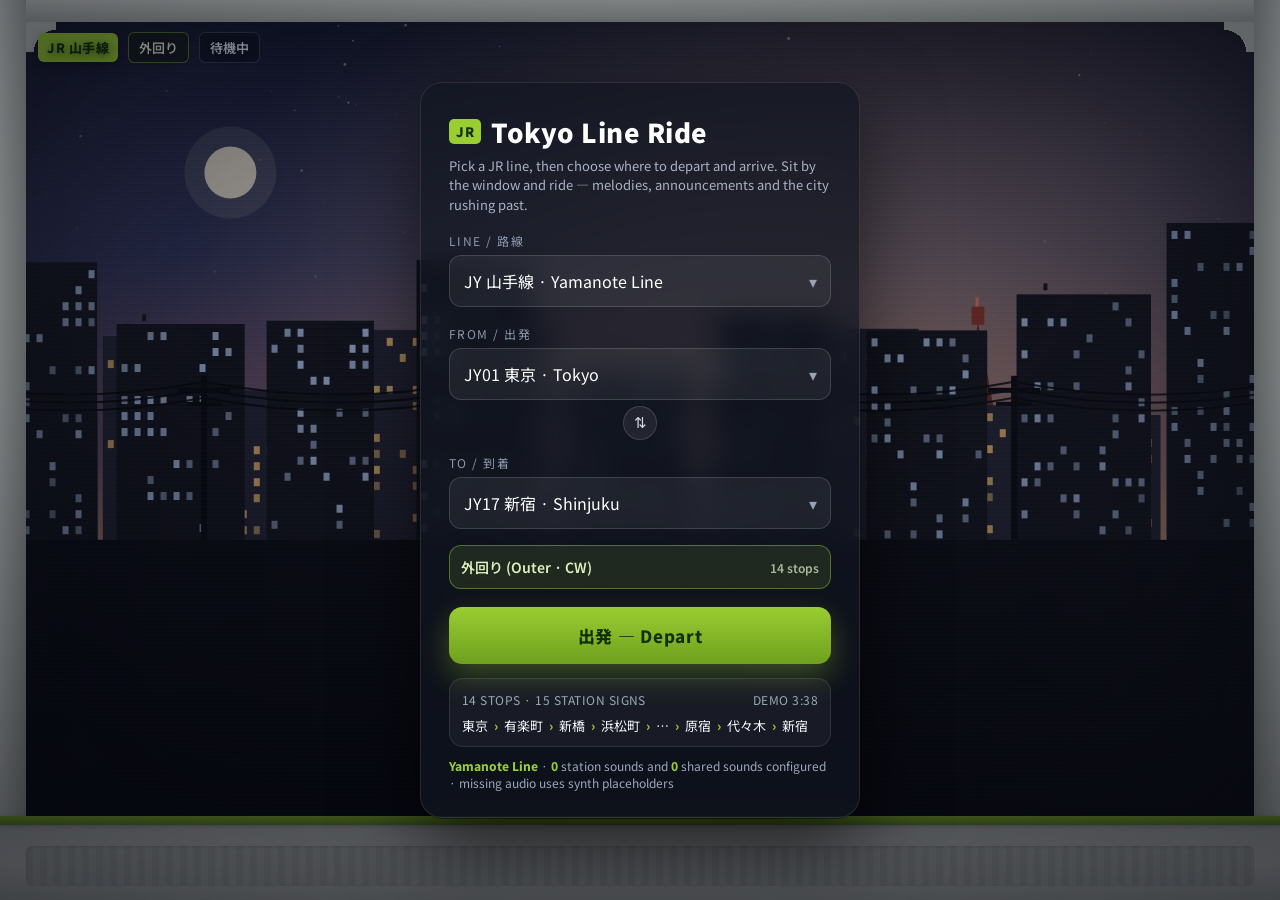
<file: JR-ride.html>
<!--
  ============================================================
   YAMANOTE RIDE  —  ride the window, not the map
  ============================================================
   HOW TO ADD YOUR OWN SOUNDS
   --------------------------------------------------------
   Every station below has a `sounds` object:
       melody       -> departure melody (plays when LEAVING that station)
       announcement -> arrival announcement (plays when PULLING IN)
       ambience     -> optional per-station platform ambience (looped)
   Put a URL (mp3/ogg/wav) in any of these. Leave it null and a
   synthesized placeholder is generated automatically, so the ride
   is never silent or broken.

   Shared sounds live in SHARED below:
       doorChime        -> short chime when doors close / depart
       transitAmbience  -> looping "train running" sound (overrides synth clatter)

   Example:
       sounds:{ melody:'sounds/shibuya_melody.mp3',
                announcement:'sounds/shibuya_arrival.mp3',
                ambience:null }

   You can also tune the pacing in TIMING / SPEED near the bottom
   of the CONFIG block.
  ============================================================
-->
<!DOCTYPE html>
<html lang="ja">
<head>
<meta charset="utf-8">
<meta name="viewport" content="width=device-width, initial-scale=1, maximum-scale=1">
<link rel="preconnect" href="https://fonts.googleapis.com">
<link rel="preconnect" href="https://fonts.gstatic.com" crossorigin>
<link href="https://fonts.googleapis.com/css2?family=Noto+Sans+JP:wght@400;500;700;900&family=M+PLUS+Rounded+1c:wght@500;700;800&display=swap" rel="stylesheet">
<style>
  :root{
    --green:#9ACD32;        /* active JR line color */
    --green-deep:#6fa01f;
    --ink:#1c2230;
    --paper:#f6f5ef;
    --frame:#cfd2cf;
    --frame-dark:#9aa09a;
  }
  *{box-sizing:border-box;margin:0;padding:0}
  html,body{height:100%;overflow:hidden;background:#0a0d18;
    font-family:"Noto Sans JP","Hiragino Kaku Gothic ProN","Hiragino Sans","Yu Gothic",sans-serif;
    color:#fff;-webkit-font-smoothing:antialiased;user-select:none;-webkit-user-select:none}
  #app{position:fixed;inset:0;overflow:hidden}
  canvas{position:absolute;inset:0;width:100%;height:100%;display:block}

  /* ---------- glass / reflection ---------- */
  #glass{position:absolute;inset:0;pointer-events:none;z-index:5;
    box-shadow:inset 0 0 220px rgba(4,6,14,.72);
    background:
      linear-gradient(115deg, rgba(255,255,255,.05) 0%, rgba(255,255,255,0) 22%, rgba(255,255,255,0) 60%, rgba(255,255,255,.03) 100%),
      repeating-linear-gradient(0deg, rgba(255,255,255,.012) 0 2px, rgba(0,0,0,0) 2px 4px);}

  /* ---------- train interior window frame ---------- */
  #frame{position:absolute;inset:0;pointer-events:none;z-index:6}
  .bar{position:absolute;background:linear-gradient(180deg,#e7e9e4,#c2c6c1)}
  #f-top{top:0;left:0;right:0;height:22px;background:linear-gradient(180deg,#d7dad5,#a9aea8)}
  #f-left{top:0;bottom:0;left:0;width:26px;background:linear-gradient(90deg,#e3e6e1,#aeb3ad)}
  #f-right{top:0;bottom:0;right:0;width:26px;background:linear-gradient(270deg,#e3e6e1,#aeb3ad)}
  #f-bottom{left:0;right:0;bottom:0;height:84px;background:linear-gradient(180deg,#c8ccc6,#e9ebe6 55%,#d2d6cf)}
  #f-bottom::before{content:"";position:absolute;top:0;left:0;right:0;height:9px;
    background:linear-gradient(180deg,var(--green),var(--green-deep));
    box-shadow:0 1px 4px rgba(0,0,0,.25)}
  #f-bottom::after{content:"";position:absolute;left:26px;right:26px;bottom:14px;height:40px;border-radius:6px;
    background:repeating-linear-gradient(90deg,#bfc3bd 0 7px,#cdd1cb 7px 14px);
    box-shadow:inset 0 1px 3px rgba(0,0,0,.18);opacity:.85}
  /* rounded inner corners */
  .corner{position:absolute;width:30px;height:30px;background:radial-gradient(circle at var(--cx) var(--cy), transparent 0 22px, #c2c6c1 22px)}
  #c-tl{top:22px;left:26px;--cx:100%;--cy:100%}
  #c-tr{top:22px;right:26px;--cx:0;--cy:100%}

  /* ---------- HUD ---------- */
  #hud{position:absolute;top:32px;left:38px;z-index:8;display:flex;gap:10px;align-items:center;
    text-shadow:0 2px 8px rgba(0,0,0,.6);transition:opacity .5s}
  .badge{background:var(--green);color:#13310a;font-weight:800;border-radius:6px;
    padding:5px 9px;font-size:13px;letter-spacing:.04em;box-shadow:0 4px 14px rgba(0,0,0,.35)}
  #dirTag,#phaseTag{font-size:13px;font-weight:600;color:#e9efd9;background:rgba(20,26,16,.5);
    border:1px solid rgba(154,205,50,.5);padding:5px 10px;border-radius:6px;backdrop-filter:blur(4px)}
  #phaseTag{color:#dfe7f6;border-color:rgba(255,255,255,.18);background:rgba(10,14,25,.48)}

  /* ---------- station sign ---------- */
  #signWrap{position:absolute;left:50%;top:14%;transform:translate(-50%,30px);z-index:9;
    opacity:0;transition:transform .7s cubic-bezier(.2,.8,.2,1),opacity .6s;pointer-events:none;width:min(560px,86vw)}
  #signWrap.show{opacity:1;transform:translate(-50%,0)}
  #sign{background:var(--paper);border-radius:14px;padding:16px 20px 12px;color:var(--ink);
    box-shadow:0 18px 50px rgba(0,0,0,.55),0 0 0 3px rgba(255,255,255,.5) inset;position:relative;
    font-family:"M PLUS Rounded 1c","Noto Sans JP",sans-serif}
  #sign .kana{font-size:14px;color:#7a8068;text-align:center;letter-spacing:.18em;font-weight:500}
  #sign .kanji{font-size:clamp(34px,7vw,52px);font-weight:800;text-align:center;line-height:1.05;letter-spacing:.06em}
  #sign .romaji{font-size:15px;text-align:center;letter-spacing:.34em;text-transform:uppercase;color:#3a4150;margin-top:2px;font-weight:700}
  #sign .lineband{margin-top:12px;height:30px;border-radius:16px;background:linear-gradient(180deg,var(--green),var(--green-deep));
    display:flex;align-items:center;justify-content:space-between;padding:0 14px;position:relative}
  #sign .nb{position:absolute;left:50%;top:50%;transform:translate(-50%,-50%);
    width:44px;height:44px;border-radius:50%;background:#fff;border:3px solid var(--green-deep);
    display:flex;flex-direction:column;align-items:center;justify-content:center;color:#2c3a14;box-shadow:0 4px 10px rgba(0,0,0,.3)}
  #sign .nb b{font-size:9px;letter-spacing:.06em;line-height:1;margin-top:2px}
  #sign .nb span{font-size:18px;font-weight:800;line-height:1}
  #sign .adj{color:#163a06;font-size:13px;font-weight:700;display:flex;align-items:center;gap:4px;max-width:38%;overflow:hidden;white-space:nowrap}
  #sign .adj.r{justify-content:flex-end}

  /* ---------- subtitle ---------- */
  #subtitle{position:absolute;left:50%;bottom:118px;transform:translateX(-50%);z-index:8;text-align:center;
    opacity:0;transition:opacity .5s;pointer-events:none;width:90%}
  #subtitle.show{opacity:1}
  #subtitle .jp{font-size:clamp(20px,4vw,30px);font-weight:700;text-shadow:0 3px 14px rgba(0,0,0,.8)}
  #subtitle .en{font-size:14px;letter-spacing:.16em;color:#dfe4ef;margin-top:2px;text-shadow:0 2px 10px rgba(0,0,0,.8)}

  /* ---------- setup card ---------- */
  #setup{position:absolute;inset:0;z-index:12;display:flex;align-items:center;justify-content:center;
    background:radial-gradient(120% 90% at 50% 30%, rgba(8,11,22,.25), rgba(6,8,16,.78));transition:opacity .6s}
  .card{width:min(440px,90vw);background:rgba(17,21,33,.72);backdrop-filter:blur(14px);
    border:1px solid rgba(255,255,255,.1);border-radius:22px;padding:30px 28px 26px;
    box-shadow:0 30px 80px rgba(0,0,0,.6)}
  .card h1{font-size:26px;font-weight:900;letter-spacing:.02em;display:flex;align-items:center;gap:10px}
  .card h1 .jr{background:var(--green);color:#13310a;font-size:13px;padding:3px 7px;border-radius:5px}
  .card p.sub{color:#aab2c4;font-size:13px;margin-top:6px;line-height:1.5}
  .field{margin-top:18px}
  .field label{display:block;font-size:12px;letter-spacing:.12em;text-transform:uppercase;color:#8e97ab;margin-bottom:6px}
  .selrow{position:relative}
  select{width:100%;appearance:none;background:rgba(255,255,255,.06);border:1px solid rgba(255,255,255,.14);
    color:#fff;font-size:16px;padding:13px 40px 13px 14px;border-radius:12px;cursor:pointer;
    font-family:inherit}
  select:focus{outline:none;border-color:var(--green)}
  .selrow::after{content:"▾";position:absolute;right:14px;top:50%;transform:translateY(-50%);color:#9aa3b6;pointer-events:none}
  option{background:#161b29;color:#fff}
  .swap{display:flex;justify-content:center;margin:6px 0 -4px}
  .swap button{background:rgba(255,255,255,.07);border:1px solid rgba(255,255,255,.14);color:#cfd6e4;
    width:34px;height:34px;border-radius:50%;cursor:pointer;font-size:15px;transition:.2s}
  .swap button:hover{background:var(--green);color:#13310a;transform:rotate(180deg)}
  #dirBtn{width:100%;margin-top:16px;background:rgba(154,205,50,.12);border:1px solid rgba(154,205,50,.45);
    color:#dff0bd;border-radius:12px;padding:11px;font-size:14px;font-weight:600;cursor:pointer;display:flex;
    justify-content:space-between;align-items:center;font-family:inherit;transition:.2s}
  #dirBtn:hover{background:rgba(154,205,50,.2)}
  #dirBtn .hint{font-size:12px;color:#a9b89a}
  #departBtn{width:100%;margin-top:18px;background:linear-gradient(180deg,var(--green),var(--green-deep));
    color:#10300a;border:none;border-radius:13px;padding:16px;font-size:17px;font-weight:800;letter-spacing:.04em;
    cursor:pointer;font-family:inherit;box-shadow:0 12px 30px rgba(154,205,50,.32);transition:.15s}
  #departBtn:hover{filter:brightness(1.06);transform:translateY(-1px)}
  #departBtn:active{transform:translateY(0)}
  #departBtn:disabled{opacity:.45;cursor:not-allowed;filter:grayscale(.4)}
  #routePreview{margin-top:14px;border:1px solid rgba(255,255,255,.1);border-radius:14px;
    background:rgba(255,255,255,.045);padding:12px 12px 10px;color:#d9e1ee}
  #routePreview .meta{display:flex;justify-content:space-between;gap:12px;font-size:12px;color:#9ea8ba;
    letter-spacing:.04em;text-transform:uppercase;margin-bottom:8px}
  #routePreview .stations{display:flex;gap:6px;overflow:hidden;white-space:nowrap;font-size:13px;line-height:1.5}
  #routePreview .stations span{display:inline-flex;align-items:center;gap:6px;color:#f3f6fb}
  #routePreview .stations span:not(:last-child)::after{content:'›';color:var(--green);font-weight:800}
  #soundStatus{margin-top:10px;font-size:12px;color:#9ea8ba;line-height:1.45}
  #soundStatus b{color:var(--green);font-weight:800}

  /* ---------- ride controls ---------- */
  #controls{position:absolute;left:50%;bottom:22px;transform:translateX(-50%);z-index:10;
    display:none;align-items:center;gap:8px;background:rgba(14,18,29,.6);backdrop-filter:blur(10px);
    border:1px solid rgba(255,255,255,.1);border-radius:40px;padding:8px 12px;box-shadow:0 14px 40px rgba(0,0,0,.5)}
  #controls.show{display:flex}
  .ctrl{background:rgba(255,255,255,.08);border:none;color:#fff;width:42px;height:42px;border-radius:50%;
    cursor:pointer;font-size:17px;display:flex;align-items:center;justify-content:center;transition:.15s}
  .ctrl:hover{background:var(--green);color:#13310a}
  .ctrl.big{width:50px;height:50px;font-size:19px}
  #volRow{display:flex;align-items:center;gap:6px;padding:0 6px}
  #vol{width:78px;accent-color:var(--green);cursor:pointer}
  #exitBtn{font-size:13px;font-weight:600;padding:0 14px;width:auto;border-radius:21px}

  /* ---------- progress ticks ---------- */
  #progress{position:absolute;left:50%;bottom:104px;transform:translateX(-50%);z-index:8;
    display:none;gap:5px;align-items:center;max-width:90vw;flex-wrap:wrap;justify-content:center;
    background:rgba(10,13,22,.45);padding:8px 14px;border-radius:30px;backdrop-filter:blur(6px)}
  #progress.show{display:flex}
  .tick{width:9px;height:9px;border-radius:50%;background:rgba(255,255,255,.22);transition:.4s;position:relative}
  .tick.done{background:rgba(154,205,50,.55)}
  .tick.cur{background:var(--green);box-shadow:0 0 0 4px rgba(154,205,50,.3);transform:scale(1.35)}
  .tick.end{outline:2px solid rgba(255,255,255,.6);outline-offset:2px}

  /* ---------- arrived ---------- */
  #arrived{position:absolute;inset:0;z-index:13;display:none;align-items:center;justify-content:center;
    background:radial-gradient(120% 90% at 50% 40%, rgba(8,11,22,.3), rgba(5,7,14,.85));text-align:center}
  #arrived.show{display:flex}
  #arrived .inner{animation:rise .8s cubic-bezier(.2,.8,.2,1)}
  @keyframes rise{from{opacity:0;transform:translateY(24px)}to{opacity:1;transform:none}}
  #arrived .jp{font-size:clamp(40px,9vw,72px);font-weight:900;color:var(--green);text-shadow:0 6px 30px rgba(0,0,0,.6)}
  #arrived .en{font-size:16px;letter-spacing:.24em;color:#d6dceb;margin-top:8px}
  #arrived .dest{font-size:clamp(22px,4vw,30px);font-weight:700;margin-top:20px}
  #arrived button{margin-top:30px;background:rgba(255,255,255,.1);border:1px solid rgba(255,255,255,.25);
    color:#fff;border-radius:30px;padding:13px 28px;font-size:15px;font-weight:600;cursor:pointer;font-family:inherit;transition:.2s}
  #arrived button:hover{background:var(--green);color:#13310a;border-color:var(--green)}

  .hideUI{opacity:0!important}
  @media(max-width:600px){
    #hud{top:30px;left:30px}
    #f-bottom{height:72px}
    #signWrap{top:11%}
  }
</style>
</head>
<body>
<div id="app">
  <canvas id="scene"></canvas>

  <div id="glass"></div>
  <div id="frame">
    <div class="bar" id="f-top"></div>
    <div class="bar" id="f-left"></div>
    <div class="bar" id="f-right"></div>
    <div class="bar" id="f-bottom"></div>
    <div class="corner" id="c-tl"></div>
    <div class="corner" id="c-tr"></div>
  </div>

  <div id="hud">
    <div class="badge" id="lineBadge">JR 山手線</div>
    <div id="dirTag">—</div>
    <div id="phaseTag">待機中</div>
  </div>

  <div id="signWrap">
    <div id="sign">
      <div class="kana"></div>
      <div class="kanji"></div>
      <div class="romaji"></div>
      <div class="lineband">
        <div class="adj l"></div>
        <div class="nb"><b>JY</b><span>00</span></div>
        <div class="adj r"></div>
      </div>
    </div>
  </div>

  <div id="subtitle"><div class="jp"></div><div class="en"></div></div>

  <div id="progress"></div>

  <div id="controls">
    <button class="ctrl" id="exitBtn" title="New journey">✕ 出口</button>
    <button class="ctrl" id="prevInfo" title="Previous station" style="display:none">⏮</button>
    <button class="ctrl big" id="playBtn" title="Pause / Play">⏸</button>
    <button class="ctrl" id="skipBtn" title="Skip to next station">⏭</button>
    <div id="volRow">
      <button class="ctrl" id="muteBtn" title="Mute" style="width:34px;height:34px;font-size:15px;background:transparent">🔊</button>
      <input id="vol" type="range" min="0" max="100" value="80">
    </div>
  </div>

  <div id="setup">
    <div class="card">
      <h1><span class="jr">JR</span> Tokyo Line Ride</h1>
      <p class="sub">Pick a JR line, then choose where to depart and arrive. Sit by the window and ride — melodies, announcements and the city rushing past.</p>

      <div class="field">
        <label>Line / 路線</label>
        <div class="selrow"><select id="lineSel"></select></div>
      </div>

      <div class="field">
        <label>From / 出発</label>
        <div class="selrow"><select id="fromSel"></select></div>
      </div>

      <div class="swap"><button id="swapBtn" title="Swap">⇅</button></div>

      <div class="field">
        <label>To / 到着</label>
        <div class="selrow"><select id="toSel"></select></div>
      </div>

      <button id="dirBtn">
        <span id="dirLabel">内回り</span>
        <span class="hint" id="dirHint">— stops</span>
      </button>

      <button id="departBtn">出発 — Depart</button>

      <div id="routePreview" aria-live="polite">
        <div class="meta"><span id="routeMeta">—</span><span id="routeTime">—</span></div>
        <div class="stations" id="routeStations"></div>
      </div>
      <div id="soundStatus"></div>
    </div>
  </div>

  <div id="arrived">
    <div class="inner">
      <div class="jp">到着</div>
      <div class="en">YOU HAVE ARRIVED</div>
      <div class="dest" id="arrDest"></div>
      <button id="againBtn">もう一度 — Ride again</button>
    </div>
  </div>
</div>

<script>
/* ===================================================================
   CONFIG  —  edit station sounds here
   =================================================================== */
const YAMANOTE_STATIONS = [
  {line:'JY', no:1, kanji:'東京',         kana:'とうきょう',     romaji:'Tokyo',          sounds:{melody:null,announcement:null,ambience:null}},
  {line:'JY', no:2, kanji:'神田',         kana:'かんだ',         romaji:'Kanda',          sounds:{melody:null,announcement:null,ambience:null}},
  {line:'JY', no:3, kanji:'秋葉原',       kana:'あきはばら',     romaji:'Akihabara',      sounds:{melody:null,announcement:null,ambience:null}},
  {line:'JY', no:4, kanji:'御徒町',       kana:'おかちまち',     romaji:'Okachimachi',    sounds:{melody:null,announcement:null,ambience:null}},
  {line:'JY', no:5, kanji:'上野',         kana:'うえの',         romaji:'Ueno',           sounds:{melody:null,announcement:null,ambience:null}},
  {line:'JY', no:6, kanji:'鶯谷',         kana:'うぐいすだに',   romaji:'Uguisudani',     sounds:{melody:null,announcement:null,ambience:null}},
  {line:'JY', no:7, kanji:'日暮里',       kana:'にっぽり',       romaji:'Nippori',        sounds:{melody:null,announcement:null,ambience:null}},
  {line:'JY', no:8, kanji:'西日暮里',     kana:'にしにっぽり',   romaji:'Nishi-Nippori',  sounds:{melody:null,announcement:null,ambience:null}},
  {line:'JY', no:9, kanji:'田端',         kana:'たばた',         romaji:'Tabata',         sounds:{melody:null,announcement:null,ambience:null}},
  {line:'JY', no:10,kanji:'駒込',         kana:'こまごめ',       romaji:'Komagome',       sounds:{melody:null,announcement:null,ambience:null}},
  {line:'JY', no:11,kanji:'巣鴨',         kana:'すがも',         romaji:'Sugamo',         sounds:{melody:null,announcement:null,ambience:null}},
  {line:'JY', no:12,kanji:'大塚',         kana:'おおつか',       romaji:'Otsuka',         sounds:{melody:null,announcement:null,ambience:null}},
  {line:'JY', no:13,kanji:'池袋',         kana:'いけぶくろ',     romaji:'Ikebukuro',      sounds:{melody:null,announcement:null,ambience:null}},
  {line:'JY', no:14,kanji:'目白',         kana:'めじろ',         romaji:'Mejiro',         sounds:{melody:null,announcement:null,ambience:null}},
  {line:'JY', no:15,kanji:'高田馬場',     kana:'たかだのばば',   romaji:'Takadanobaba',   sounds:{melody:null,announcement:null,ambience:null}},
  {line:'JY', no:16,kanji:'新大久保',     kana:'しんおおくぼ',   romaji:'Shin-Okubo',     sounds:{melody:null,announcement:null,ambience:null}},
  {line:'JY', no:17,kanji:'新宿',         kana:'しんじゅく',     romaji:'Shinjuku',       sounds:{melody:null,announcement:null,ambience:null}},
  {line:'JY', no:18,kanji:'代々木',       kana:'よよぎ',         romaji:'Yoyogi',         sounds:{melody:null,announcement:null,ambience:null}},
  {line:'JY', no:19,kanji:'原宿',         kana:'はらじゅく',     romaji:'Harajuku',       sounds:{melody:null,announcement:null,ambience:null}},
  {line:'JY', no:20,kanji:'渋谷',         kana:'しぶや',         romaji:'Shibuya',        sounds:{melody:null,announcement:null,ambience:null}},
  {line:'JY', no:21,kanji:'恵比寿',       kana:'えびす',         romaji:'Ebisu',          sounds:{melody:null,announcement:null,ambience:null}},
  {line:'JY', no:22,kanji:'目黒',         kana:'めぐろ',         romaji:'Meguro',         sounds:{melody:null,announcement:null,ambience:null}},
  {line:'JY', no:23,kanji:'五反田',       kana:'ごたんだ',       romaji:'Gotanda',        sounds:{melody:null,announcement:null,ambience:null}},
  {line:'JY', no:24,kanji:'大崎',         kana:'おおさき',       romaji:'Osaki',          sounds:{melody:null,announcement:null,ambience:null}},
  {line:'JY', no:25,kanji:'品川',         kana:'しながわ',       romaji:'Shinagawa',      sounds:{melody:null,announcement:null,ambience:null}},
  {line:'JY', no:26,kanji:'高輪ゲートウェイ',kana:'たかなわゲートウェイ',romaji:'Takanawa Gateway',sounds:{melody:null,announcement:null,ambience:null}},
  {line:'JY', no:27,kanji:'田町',         kana:'たまち',         romaji:'Tamachi',        sounds:{melody:null,announcement:null,ambience:null}},
  {line:'JY', no:28,kanji:'浜松町',       kana:'はままつちょう', romaji:'Hamamatsucho',   sounds:{melody:null,announcement:null,ambience:null}},
  {line:'JY', no:29,kanji:'新橋',         kana:'しんばし',       romaji:'Shimbashi',      sounds:{melody:null,announcement:null,ambience:null}},
  {line:'JY', no:30,kanji:'有楽町',       kana:'ゆうらくちょう', romaji:'Yurakucho',      sounds:{melody:null,announcement:null,ambience:null}},
];


const CHUO_STATIONS = [
  {line:'JC', no:1, kanji:'東京',       kana:'とうきょう',       romaji:'Tokyo',              sounds:{melody:null,announcement:null,ambience:null}},
  {line:'JC', no:2, kanji:'神田',       kana:'かんだ',           romaji:'Kanda',              sounds:{melody:null,announcement:null,ambience:null}},
  {line:'JC', no:3, kanji:'御茶ノ水',   kana:'おちゃのみず',     romaji:'Ochanomizu',         sounds:{melody:null,announcement:null,ambience:null}},
  {line:'JC', no:4, kanji:'四ツ谷',     kana:'よつや',           romaji:'Yotsuya',            sounds:{melody:null,announcement:null,ambience:null}},
  {line:'JC', no:5, kanji:'新宿',       kana:'しんじゅく',       romaji:'Shinjuku',           sounds:{melody:null,announcement:null,ambience:null}},
  {line:'JC', no:6, kanji:'中野',       kana:'なかの',           romaji:'Nakano',             sounds:{melody:null,announcement:null,ambience:null}},
  {line:'JC', no:7, kanji:'高円寺',     kana:'こうえんじ',       romaji:'Koenji',             sounds:{melody:null,announcement:null,ambience:null}},
  {line:'JC', no:8, kanji:'阿佐ケ谷',   kana:'あさがや',         romaji:'Asagaya',            sounds:{melody:null,announcement:null,ambience:null}},
  {line:'JC', no:9, kanji:'荻窪',       kana:'おぎくぼ',         romaji:'Ogikubo',            sounds:{melody:null,announcement:null,ambience:null}},
  {line:'JC', no:10,kanji:'西荻窪',     kana:'にしおぎくぼ',     romaji:'Nishi-Ogikubo',      sounds:{melody:null,announcement:null,ambience:null}},
  {line:'JC', no:11,kanji:'吉祥寺',     kana:'きちじょうじ',     romaji:'Kichijoji',          sounds:{melody:null,announcement:null,ambience:null}},
  {line:'JC', no:12,kanji:'三鷹',       kana:'みたか',           romaji:'Mitaka',             sounds:{melody:null,announcement:null,ambience:null}},
  {line:'JC', no:13,kanji:'武蔵境',     kana:'むさしさかい',     romaji:'Musashi-Sakai',      sounds:{melody:null,announcement:null,ambience:null}},
  {line:'JC', no:14,kanji:'東小金井',   kana:'ひがしこがねい',   romaji:'Higashi-Koganei',    sounds:{melody:null,announcement:null,ambience:null}},
  {line:'JC', no:15,kanji:'武蔵小金井', kana:'むさしこがねい',   romaji:'Musashi-Koganei',    sounds:{melody:null,announcement:null,ambience:null}},
  {line:'JC', no:16,kanji:'国分寺',     kana:'こくぶんじ',       romaji:'Kokubunji',          sounds:{melody:null,announcement:null,ambience:null}},
  {line:'JC', no:17,kanji:'西国分寺',   kana:'にしこくぶんじ',   romaji:'Nishi-Kokubunji',    sounds:{melody:null,announcement:null,ambience:null}},
  {line:'JC', no:18,kanji:'国立',       kana:'くにたち',         romaji:'Kunitachi',          sounds:{melody:null,announcement:null,ambience:null}},
  {line:'JC', no:19,kanji:'立川',       kana:'たちかわ',         romaji:'Tachikawa',          sounds:{melody:null,announcement:null,ambience:null}},
  {line:'JC', no:20,kanji:'日野',       kana:'ひの',             romaji:'Hino',               sounds:{melody:null,announcement:null,ambience:null}},
  {line:'JC', no:21,kanji:'豊田',       kana:'とよだ',           romaji:'Toyoda',             sounds:{melody:null,announcement:null,ambience:null}},
  {line:'JC', no:22,kanji:'八王子',     kana:'はちおうじ',       romaji:'Hachioji',           sounds:{melody:null,announcement:null,ambience:null}},
  {line:'JC', no:23,kanji:'西八王子',   kana:'にしはちおうじ',   romaji:'Nishi-Hachioji',     sounds:{melody:null,announcement:null,ambience:null}},
  {line:'JC', no:24,kanji:'高尾',       kana:'たかお',           romaji:'Takao',              sounds:{melody:null,announcement:null,ambience:null}},
];

const LINES = {
  JY: {id:'JY', name:'Yamanote Line', kanji:'山手線', badge:'JR 山手線', color:'#9ACD32', deep:'#6fa01f', circular:true, forward:'内回り (Inner · CCW)', reverse:'外回り (Outer · CW)', forwardShort:'内回り', reverseShort:'外回り', stations:YAMANOTE_STATIONS},
  JC: {id:'JC', name:'Chūō Line', kanji:'中央線', badge:'JR 中央線', color:'#F15A24', deep:'#B84218', circular:false, forward:'下り (Westbound · Takao)', reverse:'上り (Eastbound · Tokyo)', forwardShort:'下り', reverseShort:'上り', stations:CHUO_STATIONS},
};
let currentLineId = 'JY';
const currentLine = () => LINES[currentLineId];
const stations = () => currentLine().stations;
const SHARED = {
  doorChime: null,        // short chime on departure (synth fallback if null)
  transitAmbience: null,  // looping running-train sound (overrides synth clatter if set)
};

// TIMING (ms per phase) and SPEED — tweak the feel of the ride
const TIMING = { depart:4200, transit:5200, arrive:3600, dwell:2600 };
const SPEED  = { cruise:270, idleDrift:26 };   // px/sec
/* =================================================================== */


const stationCount = () => stations().length;

/* ---------- helpers ---------- */
const $ = s => document.querySelector(s);
const pad2 = n => String(n).padStart(2,'0');
const formatMs = ms => { const total=Math.max(0,Math.round(ms/1000)); const m=Math.floor(total/60), sec=String(total%60).padStart(2,'0'); return `${m}:${sec}`; };
function smooth(t){t=Math.max(0,Math.min(1,t));return t*t*(3-2*t);}
function hash(n){let x=Math.sin(n*127.1+311.7)*43758.5453;return x-Math.floor(x);}
function mulberry(a){return function(){a|=0;a=a+0x6D2B79F5|0;let t=Math.imul(a^a>>>15,1|a);t=t+Math.imul(t^t>>>7,61|t)^t;return((t^t>>>14)>>>0)/4294967296;};}

/* =========================================================
   AUDIO ENGINE
   ========================================================= */
const Audio_ = {
  ctx:null, master:null, melodyG:null, announceG:null, transitG:null, stationG:null,
  buffers:{}, noiseBuf:null, brownLoop:null,
  rumbleSrc:null, fileRumble:false, lastSpeed:0, muted:false, started:false,

  init(){
    if(this.started) return;
    const C = window.AudioContext||window.webkitAudioContext;
    const ctx = this.ctx = new C();
    this.master = ctx.createGain();   this.master.gain.value = 0.8;
    this.master.connect(ctx.destination);
    this.melodyG   = ctx.createGain(); this.melodyG.gain.value=0.9;   this.melodyG.connect(this.master);
    this.announceG = ctx.createGain(); this.announceG.gain.value=0.9; this.announceG.connect(this.master);
    this.transitG  = ctx.createGain(); this.transitG.gain.value=0;    this.transitG.connect(this.master);
    this.stationG  = ctx.createGain(); this.stationG.gain.value=0;     this.stationG.connect(this.master);

    this.noiseBuf  = this._noise(2,'white');
    this.brownLoop = this._noise(3,'brown');

    // continuous rumble (synth) OR file ambience
    if(SHARED.transitAmbience){
      this.fileRumble = true;
      this._loadBuffer(SHARED.transitAmbience).then(buf=>{
        if(!buf){ this.fileRumble=false; this._startSynthRumble(); return; }
        const s=ctx.createBufferSource(); s.buffer=buf; s.loop=true;
        s.connect(this.transitG); s.start(); this.rumbleSrc=s;
      });
    } else {
      this._startSynthRumble();
    }
    // station hum (synth, lowpassed brown)
    const hum=ctx.createBufferSource(); hum.buffer=this.brownLoop; hum.loop=true;
    const hlp=ctx.createBiquadFilter(); hlp.type='lowpass'; hlp.frequency.value=520;
    const hg=ctx.createGain(); hg.gain.value=0.5;
    hum.connect(hlp).connect(hg).connect(this.stationG); hum.start();

    setInterval(()=>this._clackScheduler(),40);
    this.nextClack = 0;
    this.started = true;
  },

  _startSynthRumble(){
    const ctx=this.ctx;
    const s=ctx.createBufferSource(); s.buffer=this.brownLoop; s.loop=true;
    const lp=ctx.createBiquadFilter(); lp.type='lowpass'; lp.frequency.value=330;
    s.connect(lp).connect(this.transitG); s.start(); this.rumbleSrc=s;
  },

  _noise(sec,type){
    const ctx=this.ctx, len=ctx.sampleRate*sec, buf=ctx.createBuffer(1,len,ctx.sampleRate), d=buf.getChannelData(0);
    let last=0;
    for(let i=0;i<len;i++){const w=Math.random()*2-1;
      if(type==='brown'){last=(last+0.02*w)/1.02; d[i]=last*3.4;} else d[i]=w;}
    return buf;
  },

  resume(){ if(this.ctx&&this.ctx.state==='suspended') this.ctx.resume(); },

  setVolume(v){ if(this.master) this.master.gain.setTargetAtTime(this.muted?0:v, this.ctx.currentTime, .05); this._vol=v; },
  setMuted(m){ this.muted=m; this.setVolume(this._vol??0.8); },

  /* gains follow train speed each frame */
  updateSpeed(spd, playing){
    this.lastSpeed=spd;
    if(!this.ctx) return;
    const t=this.ctx.currentTime, sN=Math.min(1,spd/SPEED.cruise);
    this.transitG.gain.setTargetAtTime(playing? sN*0.9 : 0, t, 0.25);
    this.stationG.gain.setTargetAtTime(playing? (1-sN)*0.45 : 0, t, 0.35);
  },

  _clackScheduler(){
    if(!this.ctx || this.fileRumble) return;
    const t=this.ctx.currentTime, sN=Math.min(1,this.lastSpeed/SPEED.cruise);
    if(sN<0.14){ this.nextClack=t+0.1; return; }
    const interval=0.6-0.32*sN;
    while(this.nextClack < t+0.2){
      this._clack(this.nextClack, 0.22*sN);
      this._clack(this.nextClack+0.16, 0.18*sN);
      this.nextClack += interval;
    }
  },
  _clack(when, amp){
    const ctx=this.ctx;
    const src=ctx.createBufferSource(); src.buffer=this.noiseBuf;
    const bp=ctx.createBiquadFilter(); bp.type='bandpass'; bp.frequency.value=800+Math.random()*500; bp.Q.value=1.1;
    const g=ctx.createGain();
    g.gain.setValueAtTime(0,when); g.gain.linearRampToValueAtTime(amp,when+0.005); g.gain.exponentialRampToValueAtTime(0.001,when+0.12);
    src.connect(bp).connect(g).connect(this.master);
    src.start(when, Math.random()*1.5, 0.13);
    const o=ctx.createOscillator(); o.type='sine'; o.frequency.setValueAtTime(68,when);
    const g2=ctx.createGain();
    g2.gain.setValueAtTime(0,when); g2.gain.linearRampToValueAtTime(amp*0.8,when+0.006); g2.gain.exponentialRampToValueAtTime(0.001,when+0.14);
    o.connect(g2).connect(this.master); o.start(when); o.stop(when+0.16);
  },

  async _loadBuffer(url){
    if(this.buffers[url]!==undefined) return this.buffers[url];
    try{
      const r=await fetch(url); const a=await r.arrayBuffer();
      const b=await this.ctx.decodeAudioData(a);
      this.buffers[url]=b; return b;
    }catch(e){ console.warn('audio load failed:',url,e); this.buffers[url]=null; return null; }
  },
  _playBuffer(url,dest){
    this._loadBuffer(url).then(b=>{ if(!b) return;
      const s=this.ctx.createBufferSource(); s.buffer=b; s.connect(dest); s.start();
    });
  },

  /* ---- one-shots ---- */
  melody(st){
    this.resume();
    if(st.sounds.melody){ this._playBuffer(st.sounds.melody,this.melodyG); }
    else this._synthMelody(st.no);
  },
  announcement(st){
    this.resume();
    if(st.sounds.announcement){ this._playBuffer(st.sounds.announcement,this.announceG); }
    else this._synthChime();
  },
  doorChime(){
    this.resume();
    if(SHARED.doorChime){ this._playBuffer(SHARED.doorChime,this.announceG); return; }
    const t0=this.ctx.currentTime;
    for(let i=0;i<3;i++) this._tone(680,t0+i*0.16,0.13,0.16,this.announceG,'sine');
  },

  _marimba(freq,when,dur,dest){
    const ctx=this.ctx;
    const o=ctx.createOscillator(); o.type='triangle'; o.frequency.value=freq;
    const o2=ctx.createOscillator(); o2.type='sine'; o2.frequency.value=freq*2.01;
    const lp=ctx.createBiquadFilter(); lp.type='lowpass'; lp.frequency.value=freq*4;
    const g=ctx.createGain(); const g2=ctx.createGain(); g2.gain.value=0.25;
    g.gain.setValueAtTime(0,when); g.gain.linearRampToValueAtTime(0.5,when+0.012);
    g.gain.exponentialRampToValueAtTime(0.0008,when+dur);
    o.connect(lp); o2.connect(g2).connect(lp); lp.connect(g).connect(dest);
    o.start(when); o2.start(when); o.stop(when+dur+0.05); o2.stop(when+dur+0.05);
  },
  _synthMelody(seed){
    const ctx=this.ctx, t0=ctx.currentTime+0.03;
    const penta=[0,2,4,7,9,12,14,16], base=523.25;
    const r=mulberry(seed*977+13);
    const n=6+Math.floor(r()*4); let time=t0; let prev=-1;
    for(let i=0;i<n;i++){
      let idx=Math.floor(r()*penta.length); if(idx===prev) idx=(idx+1)%penta.length; prev=idx;
      const freq=base*Math.pow(2,penta[idx]/12);
      this._marimba(freq,time,0.55,this.melodyG);
      time += 0.17+r()*0.07;
    }
  },
  _bell(freq,when,dest){
    const ctx=this.ctx;
    [1,2.0,3.01].forEach((m,i)=>{
      const o=ctx.createOscillator(); o.type='sine'; o.frequency.value=freq*m;
      const g=ctx.createGain(); const amp=[0.5,0.18,0.08][i];
      g.gain.setValueAtTime(0,when); g.gain.linearRampToValueAtTime(amp,when+0.01);
      g.gain.exponentialRampToValueAtTime(0.0006,when+1.3);
      o.connect(g).connect(dest); o.start(when); o.stop(when+1.4);
    });
  },
  _synthChime(){ const t=this.ctx.currentTime+0.02; this._bell(987.77,t,this.announceG); this._bell(739.99,t+0.46,this.announceG); },
  _tone(freq,when,dur,amp,dest,type){
    const ctx=this.ctx, o=ctx.createOscillator(); o.type=type||'sine'; o.frequency.value=freq;
    const g=ctx.createGain(); g.gain.setValueAtTime(0,when); g.gain.linearRampToValueAtTime(amp,when+0.01);
    g.gain.exponentialRampToValueAtTime(0.001,when+dur);
    o.connect(g).connect(dest); o.start(when); o.stop(when+dur+0.03);
  },
};

/* =========================================================
   SCENE  (canvas parallax cityscape)
   ========================================================= */
const Scene = {
  cv:null, ctx:null, W:0, H:0, dpr:1, worldX:0, time:0, horizon:0,
  stars:[],
  init(){
    this.cv=$('#scene'); this.ctx=this.cv.getContext('2d');
    this.resize(); window.addEventListener('resize',()=>this.resize());
    for(let i=0;i<120;i++) this.stars.push({x:Math.random(),y:Math.random()*0.45,r:Math.random()*1.3+0.2,t:Math.random()*6.28});
  },
  resize(){
    this.dpr=Math.min(2,window.devicePixelRatio||1);
    this.W=window.innerWidth; this.H=window.innerHeight;
    this.cv.width=this.W*this.dpr; this.cv.height=this.H*this.dpr;
    this.ctx.setTransform(this.dpr,0,0,this.dpr,0,0);
    this.horizon=this.H*0.60;
  },
  advance(spd,dt){ this.worldX += spd*dt; this.time += dt; },

  draw(spd){
    const c=this.ctx, W=this.W, H=this.H, hz=this.horizon, sN=Math.min(1,spd/SPEED.cruise);
    c.clearRect(0,0,W,H);

    // sway
    const bob = Math.sin(this.time*2.1)*2.2*sN + Math.sin(this.time*5.3)*0.6*sN;
    c.save(); c.translate(0,bob);

    // sky
    const sky=c.createLinearGradient(0,-4,0,hz+40);
    sky.addColorStop(0,'#141934'); sky.addColorStop(0.45,'#33365e');
    sky.addColorStop(0.8,'#7a5b73'); sky.addColorStop(1,'#e0a173');
    c.fillStyle=sky; c.fillRect(0,-6,W,hz+46);
    // glow near horizon
    const glow=c.createRadialGradient(W*0.7,hz,10,W*0.7,hz,W*0.6);
    glow.addColorStop(0,'rgba(255,196,140,.5)'); glow.addColorStop(1,'rgba(255,196,140,0)');
    c.fillStyle=glow; c.fillRect(0,0,W,hz+40);
    // stars
    for(const s of this.stars){const tw=0.5+0.5*Math.sin(this.time*1.5+s.t);
      c.globalAlpha=tw*0.7*(1-s.y/0.45); c.fillStyle='#fff';
      c.beginPath(); c.arc(s.x*W,s.y*H,s.r,0,6.28); c.fill();}
    c.globalAlpha=1;
    // moon
    c.fillStyle='rgba(248,240,220,.9)'; c.beginPath(); c.arc(W*0.18,hz*0.32,26,0,6.28); c.fill();
    c.fillStyle='rgba(248,240,220,.12)'; c.beginPath(); c.arc(W*0.18,hz*0.32,46,0,6.28); c.fill();

    // building layers (back -> front)
    this._buildings({parallax:0.14, cellW:150, minH:60, maxH:150, color:'#3a3a55', win:false, seed:10, landmarks:true});
    this._buildings({parallax:0.34, cellW:120, minH:80, maxH:230, color:'#262738', win:true,  seed:55, winColor:'#ffca7a', winChance:0.35});
    this._buildings({parallax:0.66, cellW:150, minH:120,maxH:320, color:'#15161f', win:true,  seed:120,winColor:'#bcd4ff', winChance:0.28});

    // ground
    const gr=c.createLinearGradient(0,hz,0,H);
    gr.addColorStop(0,'#0d0e16'); gr.addColorStop(1,'#05060c');
    c.fillStyle=gr; c.fillRect(0,hz,W,H-hz+8);

    // poles & wires (fast)
    this._wires(sN);

    // speed streaks
    if(sN>0.25){
      c.strokeStyle='rgba(255,255,255,'+(0.05*sN)+')'; c.lineWidth=1;
      for(let i=0;i<6;i++){const y=hz*0.3+ (this.worldX*0.4+i*70)%(hz*0.7);
        const len=40+sN*120; const x=(this.worldX*2.0+i*220)%(W+len)-len;
        c.beginPath(); c.moveTo(x,y); c.lineTo(x+len,y); c.stroke();}
    }
    c.restore();
  },

  _buildings(L){
    const c=this.ctx, W=this.W, hz=this.horizon, off=this.worldX*L.parallax;
    const start=Math.floor(off/L.cellW)-1, end=start+Math.ceil(W/L.cellW)+2;
    for(let cell=start;cell<=end;cell++){
      const x=cell*L.cellW-off;
      const r1=hash(cell*1.7+L.seed), r2=hash(cell*3.1+L.seed+0.5);
      // landmark?
      if(L.landmarks && hash(cell*5.3+L.seed)>0.93){
        if(cell%2===0) this._tower(x+L.cellW*0.3,hz,1+r1*0.4);
        else this._skytree(x+L.cellW*0.3,hz,1+r1*0.3);
        continue;
      }
      const h=L.minH+r1*(L.maxH-L.minH);
      const bw=L.cellW*(0.66+r2*0.28);
      const y=hz-h;
      c.fillStyle=L.color; c.fillRect(x,y,bw,h+6);
      // rooftop bits
      if(r2>0.6){c.fillRect(x+bw*0.2,y-6-r1*8,4,7); }
      // windows
      if(L.win){
        const cols=Math.max(2,Math.floor(bw/13)), rows=Math.floor(h/16);
        for(let wx=0;wx<cols;wx++)for(let wy=0;wy<rows;wy++){
          if(hash(cell*7.3+wx*13.7+wy*0.9+L.seed) < L.winChance){
            c.fillStyle=L.winColor; c.globalAlpha=0.55+hash(cell+wx+wy)*0.4;
            c.fillRect(x+5+wx*13, y+8+wy*16, 6, 8);
          }
        }
        c.globalAlpha=1;
      }
    }
  },
  _tower(x,hz,s){ // Tokyo Tower silhouette
    const c=this.ctx, h=190*s, w=70*s, y=hz-h;
    c.fillStyle='#7a2e26';
    c.beginPath(); c.moveTo(x,hz); c.lineTo(x+w*0.5,y); c.lineTo(x+w,hz);
    c.lineTo(x+w*0.62,hz); c.lineTo(x+w*0.5,y+h*0.55); c.lineTo(x+w*0.38,hz); c.closePath(); c.fill();
    c.fillStyle='#8a352b'; c.fillRect(x+w*0.42,y-14*s,w*0.16,16*s);
    c.fillStyle='rgba(255,120,90,.8)'; c.fillRect(x+w*0.47,y-22*s,3,8*s);
  },
  _skytree(x,hz,s){
    const c=this.ctx, h=300*s, y=hz-h;
    c.fillStyle='#2a3340';
    c.beginPath(); c.moveTo(x+10,hz); c.lineTo(x+18,y+h*0.35); c.lineTo(x+22,y+h*0.35); c.lineTo(x+30,hz); c.closePath(); c.fill();
    c.fillRect(x+18,y+30,4,h*0.35);
    c.fillStyle='#37424f'; c.beginPath(); c.arc(x+20,y+h*0.34,11*s,0,6.28); c.fill();
    c.fillStyle='rgba(150,200,255,.5)'; c.fillRect(x+19,y,2,30);
  },
  _wires(sN){
    const c=this.ctx, W=this.W, hz=this.horizon, off=this.worldX*1.3, sp=270;
    const start=Math.floor(off/sp)-1, end=start+Math.ceil(W/sp)+2;
    const topY=hz-150;
    c.strokeStyle='rgba(8,9,14,.85)'; c.lineWidth=2;
    // wires
    c.beginPath();
    for(let p=start;p<=end;p++){
      const x=p*sp-off, x2=(p+1)*sp-off;
      for(let k=-1;k<=1;k++){
        const yo=k*8;
        c.moveTo(x,topY+yo); c.quadraticCurveTo((x+x2)/2,topY+yo+26,x2,topY+yo);
      }
    }
    c.stroke();
    // poles
    for(let p=start;p<=end;p++){
      const x=p*sp-off;
      c.fillStyle='#0a0b11'; c.fillRect(x-3,topY-14,6,hz-topY+14);
      c.fillRect(x-26,topY-2,52,5);
      c.fillRect(x-18,topY+12,36,4);
    }
  }
};

/* =========================================================
   JOURNEY  (state machine)
   ========================================================= */
const Ride = {
  route:[], dir:1, steps:[], idx:0, phaseStart:0, playing:false, riding:false,
  pausedAt:0, fromIdx:0, toIdx:16, lastT:performance.now(),

  /* route + direction */
  computeDir(){
    const f=this.fromIdx,t=this.toIdx;
    if(currentLine().circular){
      const n=stationCount(), fwd=(t-f+n)%n, bwd=(f-t+n)%n;
      this.dir = (this.autoDir!==undefined)? this.autoDir : (fwd<=bwd?1:-1);
    } else {
      this.dir = (this.autoDir!==undefined)? this.autoDir : (t>=f?1:-1);
    }
  },
  buildRoute(){
    const r=[]; let i=this.fromIdx; r.push(i);
    if(this.fromIdx===this.toIdx){ this.route=[i]; return; }
    while(i!==this.toIdx){
      i = currentLine().circular ? (i+this.dir+stationCount())%stationCount() : i+this.dir;
      r.push(i);
    }
    this.route=r;
  },
  buildSteps(){
    const s=[]; const R=this.route;
    s.push({type:'depart',rpos:0});
    for(let k=1;k<R.length;k++){
      s.push({type:'transit',rpos:k});
      s.push({type:'arrive',rpos:k});
      s.push({type:'dwell',rpos:k,final:(k===R.length-1)});
      if(k<R.length-1) s.push({type:'depart',rpos:k});
    }
    this.steps=s;
  },
  stationOf(step){ return stations()[this.route[step.rpos]]; },

  start(){
    Audio_.init(); Audio_.resume();
    this.computeDir(); this.buildRoute(); this.buildSteps();
    this.idx=0; this.riding=true; this.playing=true;
    UI.enterRide();
    UI.buildProgress(this.route);
    this.phaseStart=performance.now();
    this.onStepStart();
  },
  finish(){
    this.playing=false;
    UI.setPhase('到着');
    UI.showArrived(stations()[this.route[this.route.length-1]]);
  },
  exit(){
    this.riding=false; this.playing=false;
    UI.setPhase('待機中');
    UI.exitRide();
  },

  onStepStart(){
    const step=this.steps[this.idx]; if(!step) return this.finish();
    const st=this.stationOf(step);
    if(step.type==='depart'){
      UI.setPhase('発車メロディ');
      UI.showSign(step.rpos);
      Audio_.doorChime();
      setTimeout(()=>{ if(this.playing) Audio_.melody(st); }, SHARED.doorChime?0:520);
      UI.clearSubtitle();
      this._hideSignTimer=setTimeout(()=>UI.hideSign(), TIMING.depart*0.62);
      if(step.rpos===0) UI.updateProgress(0);
    }
    else if(step.type==='transit'){ UI.setPhase('走行中'); UI.hideSign(); UI.clearSubtitle(); }
    else if(step.type==='arrive'){
      UI.setPhase('到着放送');
      UI.showSign(step.rpos);
      Audio_.announcement(st);
      UI.updateProgress(step.rpos);
      const last = step.rpos===this.route.length-1;
      UI.subtitle(`まもなく、${st.kanji}。`, (last?'Final stop · ':'Arriving at ')+st.romaji);
    }
    else if(step.type==='dwell'){
      UI.setPhase(step.final?'終点':'停車中');
      if(step.final){ setTimeout(()=>{ if(this.playing) this.finish(); }, 600); }
      else UI.subtitle(`${st.kanji}`, 'Doors opening');
    }
  },

  duration(){ const t=this.steps[this.idx]; return TIMING[t.type]; },

  tick(now){
    let dt=(now-this.lastT)/1000; this.lastT=now;
    if(dt>0.1) dt=0.1;

    let spd=0;
    if(!this.riding){ spd=SPEED.idleDrift; }
    else if(this.playing){
      const step=this.steps[this.idx];
      const p=(now-this.phaseStart)/this.duration();
      if(step){
        if(step.type==='depart') spd=SPEED.cruise*smooth(p);
        else if(step.type==='transit') spd=SPEED.cruise;
        else if(step.type==='arrive') spd=SPEED.cruise*smooth(1-p);
        else spd=0;
      }
      if(p>=1){ this.idx++; this.phaseStart=now;
        if(this.idx>=this.steps.length) this.finish(); else this.onStepStart(); }
    } else { spd=0; } // paused

    Scene.advance(spd,dt);
    Scene.draw(spd);
    Audio_.updateSpeed(spd, this.riding && this.playing);
    requestAnimationFrame(t=>this.tick(t));
  },

  togglePlay(){
    if(!this.riding) return;
    if(this.playing){ this.playing=false; this.pausedAt=performance.now(); UI.setPlayIcon(false); }
    else { this.playing=true; this.phaseStart+=performance.now()-this.pausedAt; UI.setPlayIcon(true);
      Audio_.resume(); }
  },
  skip(){
    if(!this.riding||!this.playing) return;
    // jump to next 'arrive' step
    for(let j=this.idx+1;j<this.steps.length;j++){
      if(this.steps[j].type==='arrive'){ this.idx=j; this.phaseStart=performance.now(); clearTimeout(this._hideSignTimer); this.onStepStart(); return; }
    }
    this.finish();
  }
};

/* =========================================================
   UI
   ========================================================= */
const UI = {
  initSelects(){
    const lineSel=$('#lineSel'), f=$('#fromSel'), t=$('#toSel');
    Object.values(LINES).forEach(line=>{
      const o=document.createElement('option');
      o.value=line.id; o.textContent=`${line.id} ${line.kanji} · ${line.name}`;
      lineSel.appendChild(o);
    });
    lineSel.value=currentLineId;
    const populateStations=()=>{
      f.innerHTML=''; t.innerHTML='';
      stations().forEach((s,i)=>{
        const o1=document.createElement('option'); o1.value=i; o1.textContent=`${s.line}${pad2(s.no)} ${s.kanji} · ${s.romaji}`;
        const o2=o1.cloneNode(true); f.appendChild(o1); t.appendChild(o2);
      });
      f.value=0; t.value=Math.min(16, stations().length-1);
      Ride.fromIdx=+f.value; Ride.toIdx=+t.value; Ride.autoDir=undefined;
    };
    populateStations();
    lineSel.onchange=()=>{ currentLineId=lineSel.value; this.applyLineTheme(); populateStations(); this.refreshDir(); };
    f.onchange=()=>{Ride.fromIdx=+f.value; Ride.autoDir=undefined; this.refreshDir();};
    t.onchange=()=>{Ride.toIdx=+t.value; Ride.autoDir=undefined; this.refreshDir();};
    $('#swapBtn').onclick=()=>{const a=f.value; f.value=t.value; t.value=a; Ride.fromIdx=+f.value; Ride.toIdx=+t.value; Ride.autoDir=undefined; this.refreshDir();};
    $('#dirBtn').onclick=()=>{ this.flipDir(); };
    this.applyLineTheme();
    this.refreshDir();
  },
  applyLineTheme(){
    const line=currentLine();
    document.documentElement.style.setProperty('--green', line.color);
    document.documentElement.style.setProperty('--green-deep', line.deep);
    $('#lineBadge').textContent=line.badge;
    $('#sign .nb b').textContent=line.id;
  },
  refreshDir(){
    const f=Ride.fromIdx,t=Ride.toIdx,line=currentLine();
    let fwd,bwd;
    if(line.circular){
      const n=stationCount(); fwd=(t-f+n)%n; bwd=(f-t+n)%n;
      Ride.dir = Ride.autoDir===undefined ? (fwd<=bwd?1:-1) : Ride.autoDir;
    } else {
      fwd=Math.max(0,t-f); bwd=Math.max(0,f-t);
      Ride.dir = Ride.autoDir===undefined ? (t>=f?1:-1) : Ride.autoDir;
    }
    const stops = this.routeStops(f,t,Ride.dir);
    $('#dirLabel').textContent=Ride.dir>0?line.forward:line.reverse;
    $('#dirHint').textContent = (f===t)? 'same station' : `${stops} stop${stops!==1?'s':''}`;
    $('#dirTag').textContent = Ride.dir>0?line.forwardShort:line.reverseShort;
    $('#departBtn').disabled = (f===t) || (!line.circular && ((Ride.dir>0 && t<f) || (Ride.dir<0 && t>f)));
    this.updateRoutePreview(f,t,stops);
  },
  routeStops(f,t,dir){
    if(f===t) return 0;
    if(currentLine().circular) return dir>0 ? (t-f+stationCount())%stationCount() : (f-t+stationCount())%stationCount();
    return Math.abs(t-f);
  },
  updateRoutePreview(f,t,stops){
    const route=[]; let i=f; route.push(i);
    const invalid = !currentLine().circular && f!==t && ((Ride.dir>0 && t<f) || (Ride.dir<0 && t>f));
    if(!invalid && f!==t){ while(i!==t){ i = currentLine().circular ? (i+Ride.dir+stationCount())%stationCount() : i+Ride.dir; route.push(i); } }
    const travelMs = (f===t || invalid) ? 0 : TIMING.depart + (route.length-1)*(TIMING.transit+TIMING.arrive+TIMING.dwell) + Math.max(0,route.length-2)*TIMING.depart;
    $('#routeMeta').textContent = f===t ? 'Choose a different destination' : invalid ? 'Flip direction to reach this destination' : `${stops} stop${stops!==1?'s':''} · ${route.length} station signs`;
    $('#routeTime').textContent = (f===t || invalid) ? '—' : `demo ${formatMs(travelMs)}`;
    const names = route.map(idx=>stations()[idx].kanji);
    const compact = names.length>8 ? [...names.slice(0,4),'…',...names.slice(-3)] : names;
    $('#routeStations').innerHTML = compact.map(name=>`<span>${name}</span>`).join('');
    const stationFiles = stations().reduce((sum,st)=>sum + ['melody','announcement','ambience'].filter(k=>!!st.sounds[k]).length,0);
    const sharedFiles = ['doorChime','transitAmbience'].filter(k=>!!SHARED[k]).length;
    $('#soundStatus').innerHTML = `<b>${currentLine().name}</b> · <b>${stationFiles}</b> station sounds and <b>${sharedFiles}</b> shared sounds configured · missing audio uses synth placeholders`;
  },
  setPhase(text){ $('#phaseTag').textContent=text; },
  flipDir(){ Ride.autoDir = (Ride.dir>0?-1:1); this.refreshDir(); },

  enterRide(){
    $('#setup').style.opacity='0'; $('#setup').style.pointerEvents='none';
    setTimeout(()=>$('#setup').style.display='none',600);
    $('#controls').classList.add('show');
    $('#progress').classList.add('show');
    $('#arrived').classList.remove('show');
    this.setPlayIcon(true);
  },
  exitRide(){
    $('#controls').classList.remove('show');
    $('#progress').classList.remove('show');
    $('#arrived').classList.remove('show');
    this.hideSign(); this.clearSubtitle();
    $('#setup').style.display='flex';
    requestAnimationFrame(()=>{ $('#setup').style.opacity='1'; $('#setup').style.pointerEvents='auto'; });
  },

  showSign(rpos){
    const R=Ride.route, list=stations(), st=list[R[rpos]];
    const prev = rpos>0? list[R[rpos-1]] : null;
    const next = rpos<R.length-1? list[R[rpos+1]] : null;
    const sign=$('#sign');
    sign.querySelector('.kana').textContent=st.kana;
    sign.querySelector('.kanji').textContent=st.kanji;
    sign.querySelector('.romaji').textContent=st.romaji;
    sign.querySelector('.nb span').textContent=pad2(st.no);
    sign.querySelector('.adj.l').innerHTML = prev? `← ${prev.kanji}` : '・';
    sign.querySelector('.adj.r').innerHTML = next? `${next.kanji} →` : '終点';
    $('#signWrap').classList.add('show');
  },
  hideSign(){ $('#signWrap').classList.remove('show'); },

  subtitle(jp,en){ const s=$('#subtitle'); s.querySelector('.jp').textContent=jp; s.querySelector('.en').textContent=en; s.classList.add('show'); },
  clearSubtitle(){ $('#subtitle').classList.remove('show'); },

  buildProgress(route){
    const p=$('#progress'); p.innerHTML='';
    route.forEach((si,k)=>{ const d=document.createElement('div'); d.className='tick'+(k===route.length-1?' end':''); d.dataset.k=k; p.appendChild(d); });
  },
  updateProgress(rpos){
    document.querySelectorAll('#progress .tick').forEach((el,k)=>{
      el.classList.toggle('done', k<rpos);
      el.classList.toggle('cur', k===rpos);
    });
  },

  setPlayIcon(playing){ $('#playBtn').textContent = playing?'⏸':'▶'; },

  showArrived(st){
    $('#arrDest').textContent = `${st.kanji} · ${st.romaji}`;
    $('#arrived').classList.add('show');
    this.hideSign(); this.clearSubtitle();
    $('#controls').classList.remove('show');
    $('#progress').classList.remove('show');
  },

  bindControls(){
    $('#departBtn').onclick=()=>Ride.start();
    $('#playBtn').onclick=()=>Ride.togglePlay();
    $('#skipBtn').onclick=()=>Ride.skip();
    $('#exitBtn').onclick=()=>Ride.exit();
    $('#againBtn').onclick=()=>{ $('#arrived').classList.remove('show'); Ride.exit(); };
    $('#vol').oninput=e=>{ Audio_.setVolume(+e.target.value/100); };
    $('#muteBtn').onclick=()=>{
      const m=!Audio_.muted; Audio_.setMuted(m);
      $('#muteBtn').textContent = m?'🔇':'🔊';
    };
  }
};

/* ---------- boot ---------- */
Scene.init();
UI.initSelects();
UI.bindControls();
Ride.lastT=performance.now();
requestAnimationFrame(t=>Ride.tick(t));
</script>
</body>
</html>
</file>
<file: styles.css>
:root{
    --green:#9ACD32;          /* active JR line color */
    --green-deep:#6fa01f;
    --ink:#1c2230;
    --paper:#f6f5ef;
    --bg:#070b16;
    --panel:rgba(18,23,38,.82);
    --panel-solid:#141a2b;
    --stroke:rgba(255,255,255,.10);
    --stroke-soft:rgba(255,255,255,.06);
    --text:#eef1f6;
    --text-dim:#9aa3b8;
    --radius:18px;
    --shadow:0 24px 70px rgba(0,0,0,.55);
  }
  *{box-sizing:border-box;margin:0;padding:0}
  html,body{height:100%;overflow:hidden;background:var(--bg);
    font-family:"Noto Sans JP","Hiragino Kaku Gothic ProN","Hiragino Sans","Yu Gothic",sans-serif;
    color:var(--text);-webkit-font-smoothing:antialiased;user-select:none;-webkit-user-select:none}

  /* ---------- app shell: flex column keeps everything on-screen ---------- */
  #app{position:fixed;inset:0;overflow:hidden;
    display:flex;flex-direction:column;align-items:center;justify-content:center;
    gap:clamp(8px,1.6vh,16px);padding:clamp(10px,2vh,22px)}
  canvas{position:absolute;inset:0;width:100%;height:100%;display:block;z-index:0}

  /* ---------- cabin — subtle wall behind the window ---------- */
  #cabin{position:fixed;inset:0;z-index:0;
    background:radial-gradient(140% 120% at 50% 0%, #11182b 0%, #0a0e1c 55%, #05070f 100%)}
  #cabin::after{content:"";position:absolute;inset:0;
    background:radial-gradient(120% 80% at 50% 120%, rgba(154,205,50,.06), transparent 60%)}

  /* ---------- window — the hero pane: grows to fill the viewport ---------- */
  #windowFrame{position:relative;flex:1 1 auto;
    width:min(1800px,96vw);min-height:220px;border-radius:24px;overflow:hidden;z-index:2;
    background:#05070f;
    border:1px solid rgba(255,255,255,.08);
    box-shadow:
      0 0 0 1px rgba(0,0,0,.4),
      0 30px 70px rgba(0,0,0,.6),
      inset 0 0 60px rgba(0,0,0,.55)}
  #windowFrame::after{content:"";position:absolute;left:0;right:0;bottom:0;height:5px;z-index:7;
    background:linear-gradient(90deg,var(--green),var(--green-deep));box-shadow:0 0 14px rgba(154,205,50,.5)}

  /* ---------- glass / reflection ---------- */
  #glass{position:absolute;inset:0;pointer-events:none;z-index:5;overflow:hidden;border-radius:24px;
    box-shadow:inset 0 0 150px rgba(4,6,14,.7);
    background:
      linear-gradient(115deg, rgba(255,255,255,.05) 0%, rgba(255,255,255,0) 22%, rgba(255,255,255,0) 60%, rgba(255,255,255,.03) 100%),
      repeating-linear-gradient(0deg, rgba(255,255,255,.012) 0 2px, rgba(0,0,0,0) 2px 4px);}
  #glass::before{content:"";position:absolute;top:-20%;bottom:-20%;left:-30%;width:22%;
    background:linear-gradient(100deg, rgba(255,255,255,0) 0%, rgba(255,255,255,.07) 45%, rgba(255,255,255,0) 100%);
    transform:skewX(-12deg); animation:glassGlint 13s ease-in-out infinite;}
  @keyframes glassGlint{0%{left:-30%}45%{left:115%}100%{left:115%}}

  /* ---------- HUD — indicator chips inside the window ---------- */
  #hud{position:absolute;top:14px;left:50%;transform:translateX(-50%);z-index:8;
    display:flex;gap:8px;align-items:center;transition:opacity .5s;
    background:rgba(8,11,20,.55);padding:6px 10px;border-radius:12px;
    -webkit-backdrop-filter:blur(8px);backdrop-filter:blur(8px);border:1px solid var(--stroke);box-shadow:0 6px 18px rgba(0,0,0,.4)}
  .badge{background:var(--green);color:#13310a;font-weight:800;border-radius:8px;
    padding:5px 10px;font-size:12px;letter-spacing:.03em}
  #phaseTag{font-size:12px;font-weight:600;color:var(--text);background:rgba(255,255,255,.10);
    border:1px solid var(--stroke);padding:5px 10px;border-radius:8px}
  #transferTag{font-size:12px;font-weight:800;color:#fff;background:var(--green-deep);
    border:1px solid rgba(0,0,0,.18);padding:5px 10px;border-radius:8px;
    opacity:0;transform:translateY(-4px);transition:opacity .35s,transform .35s,background .35s}
  #transferTag.show{opacity:1;transform:none}

  /* ---------- station sign — stays as a real platform sign ---------- */
  #signWrap{position:absolute;left:50%;top:18%;transform:translate(-50%,30px);z-index:9;
    opacity:0;transition:transform .7s cubic-bezier(.2,.8,.2,1),opacity .6s;pointer-events:none;width:min(420px,76%)}
  #signWrap.show{opacity:1;transform:translate(-50%,0)}
  #sign{background:var(--paper);border-radius:14px;padding:14px 16px 11px;color:var(--ink);
    box-shadow:0 18px 44px rgba(0,0,0,.6),0 0 0 3px rgba(255,255,255,.5) inset;position:relative;
    font-family:"M PLUS Rounded 1c","Noto Sans JP",sans-serif}
  #sign .kana{font-size:12px;color:#7a8068;text-align:center;letter-spacing:.16em;font-weight:500}
  #sign .kanji{font-size:clamp(26px,5.4vw,38px);font-weight:800;text-align:center;line-height:1.05;letter-spacing:.06em}
  #sign .romaji{font-size:12px;text-align:center;letter-spacing:.3em;text-transform:uppercase;color:#3a4150;margin-top:2px;font-weight:700}
  #sign .lineband{margin-top:10px;height:26px;border-radius:14px;background:linear-gradient(180deg,var(--green),var(--green-deep));
    display:flex;align-items:center;justify-content:space-between;padding:0 12px;position:relative}
  #sign.transfer-pulse{box-shadow:0 18px 44px rgba(0,0,0,.6),0 0 0 3px rgba(255,255,255,.5) inset,0 0 0 6px color-mix(in srgb, var(--green) 65%, transparent);
    animation:transferPulse 1.1s ease-in-out infinite alternate}
  @keyframes transferPulse{from{filter:saturate(1)}to{filter:saturate(1.25) brightness(1.06)}}
  #sign .nb{position:absolute;left:50%;top:50%;transform:translate(-50%,-50%);
    width:38px;height:38px;border-radius:50%;background:#fff;border:3px solid var(--green-deep);
    display:flex;flex-direction:column;align-items:center;justify-content:center;color:#2c3a14;box-shadow:0 4px 10px rgba(0,0,0,.3)}
  #sign .nb b{font-size:8px;letter-spacing:.06em;line-height:1;margin-top:2px}
  #sign .nb span{font-size:15px;font-weight:800;line-height:1}
  #sign .adj{color:#163a06;font-size:11px;font-weight:700;display:flex;align-items:center;gap:4px;max-width:38%;overflow:hidden;white-space:nowrap}
  #sign .adj.r{justify-content:flex-end}

  /* ---------- subtitle ---------- */
  #subtitle{position:absolute;left:50%;bottom:20px;transform:translateX(-50%);z-index:8;text-align:center;
    opacity:0;transition:opacity .5s;pointer-events:none;width:90%}
  #subtitle.show{opacity:1}
  #subtitle .jp{font-size:clamp(16px,3vw,22px);font-weight:700;text-shadow:0 3px 14px rgba(0,0,0,.8)}
  #subtitle .en{font-size:11px;letter-spacing:.14em;color:#dfe4ef;margin-top:2px;text-shadow:0 2px 10px rgba(0,0,0,.8)}

  /* ---------- dash — floating control bar below the window ---------- */
  #dash{flex:0 0 auto;width:min(1200px,96vw);z-index:10;display:none;align-items:center;gap:14px;
    background:var(--panel);border:1px solid var(--stroke);border-radius:var(--radius);
    padding:12px 16px;-webkit-backdrop-filter:blur(16px);backdrop-filter:blur(16px);box-shadow:var(--shadow)}
  #dash.show{display:flex}

  #progress{display:flex;gap:6px;align-items:center;flex:1 1 auto;min-width:0;overflow-x:auto;
    background:rgba(0,0,0,.28);padding:20px 14px;border-radius:12px;scrollbar-width:none}
  #progress::-webkit-scrollbar{display:none}
  /* registered so the up/down "bump" can animate smoothly (a plain custom prop would jump) */
  @property --y{syntax:'<length>';inherits:false;initial-value:0px}
  .tick{flex:0 0 auto;width:11px;height:11px;border-radius:50%;background:rgba(255,255,255,.25);
    --tc:var(--green);--s:1;--y:0px;transform:translateY(var(--y)) scale(var(--s));
    cursor:pointer;transition:transform .25s,background .4s,box-shadow .3s;position:relative}
  .tick:hover{background:#fff;--s:1.3}
  .tick.done{background:color-mix(in srgb,var(--tc) 60%,transparent)}
  .tick.cur{background:var(--tc);box-shadow:0 0 0 4px color-mix(in srgb,var(--tc) 25%,transparent);--s:1.35}
  .tick.cur:hover{--s:1.45}
  .tick.end{outline:2px solid rgba(255,255,255,.5);outline-offset:2px}
  /* line-change markers: lift the first dot of each new line off the baseline (alternating
     up/down so the strip visibly steps) and ring it in that line's colour */
  .tick.transfer{--y:-7px;box-shadow:0 0 0 2px var(--tc)}
  .tick.transfer.down{--y:7px}
  .tick.transfer.cur{box-shadow:0 0 0 2px var(--tc),0 0 0 5px color-mix(in srgb,var(--tc) 28%,transparent)}
  .tick.transfer.cur{animation:tickBump .6s ease}
  .tick.transfer.down.cur{animation:tickBumpDown .6s ease}
  @keyframes tickBump{0%{--y:0px}45%{--y:-12px}75%{--y:-4px}100%{--y:-7px}}
  @keyframes tickBumpDown{0%{--y:0px}45%{--y:12px}75%{--y:4px}100%{--y:7px}}

  /* tooltip shown when hovering a progress dot */
  #progressTip{position:fixed;z-index:60;transform:translate(-50%,-100%);
    background:rgba(8,11,20,.96);color:var(--text);border:1px solid var(--stroke);
    padding:6px 10px;border-radius:8px;font-size:12px;font-weight:600;white-space:nowrap;
    pointer-events:none;opacity:0;transition:opacity .15s;box-shadow:0 8px 22px rgba(0,0,0,.55)}
  #progressTip.show{opacity:1}
  #progressTip::after{content:"";position:absolute;left:50%;top:100%;transform:translateX(-50%);
    border:5px solid transparent;border-top-color:rgba(8,11,20,.96)}

  /* ---------- ride controls ---------- */
  #controls{display:flex;align-items:center;gap:8px;flex:0 0 auto}
  .ctrl{background:rgba(255,255,255,.07);border:1px solid var(--stroke-soft);color:var(--text);
    width:42px;height:42px;border-radius:50%;cursor:pointer;font-size:16px;
    display:flex;align-items:center;justify-content:center;transition:.15s}
  .ctrl:hover{background:var(--green);color:#13310a;border-color:transparent}
  .ctrl.big{width:50px;height:50px;font-size:18px}
  #muteBtn{width:38px;height:38px;font-size:15px;background:transparent;border-color:transparent}
  #muteBtn:hover{background:rgba(255,255,255,.1);color:var(--text)}
  #volRow{display:flex;align-items:center;gap:8px;padding:0 4px}
  #vol{width:84px;accent-color:var(--green);cursor:pointer}
  #exitBtn{font-size:13px;font-weight:600;padding:0 16px;width:auto;border-radius:21px}

  /* ---------- setup — centered modal that always fits the viewport ---------- */
  #setup{position:fixed;inset:0;z-index:30;display:flex;align-items:center;justify-content:center;
    padding:clamp(16px,4vh,40px);overflow-y:auto;transition:opacity .5s;
    background:radial-gradient(120% 100% at 50% 0%, rgba(8,12,24,.55), rgba(4,6,14,.78));
    -webkit-backdrop-filter:blur(10px);backdrop-filter:blur(10px)}
  .setupWrap{display:flex;align-items:flex-start;justify-content:center;gap:18px;
    width:100%;max-width:740px;margin:auto}

  /* ---------- line panel — ride a whole line, optionally on loop ---------- */
  #linePanel{flex:0 0 auto;width:min(248px,100%);
    background:linear-gradient(165deg, rgba(28,34,52,.94), rgba(15,19,32,.96));
    border:1px solid var(--stroke);border-radius:22px;padding:20px 18px 18px;
    box-shadow:var(--shadow);-webkit-backdrop-filter:blur(20px);backdrop-filter:blur(20px)}
  .lpTitle{font-size:11px;letter-spacing:.16em;text-transform:uppercase;color:var(--text-dim);
    font-weight:800;margin-bottom:12px}
  #lineList{display:flex;flex-direction:column;gap:10px}
  .lineItem{display:flex;align-items:stretch;gap:8px}
  .lineRide{flex:1 1 auto;display:flex;align-items:center;gap:10px;text-align:left;cursor:pointer;
    background:rgba(8,11,20,.6);border:1px solid var(--stroke);border-left:4px solid var(--lc);
    color:var(--text);border-radius:11px;padding:9px 10px;font-family:inherit;transition:.15s;min-width:0}
  .lineRide:hover{border-color:var(--lc);background:rgba(8,11,20,.85);transform:translateY(-1px)}
  .lineRide .lcode{flex:0 0 auto;background:var(--lc);color:#10210a;font-weight:800;font-size:12px;
    border-radius:6px;padding:3px 6px;min-width:30px;text-align:center}
  .lineRide .lname{display:flex;flex-direction:column;min-width:0}
  .lineRide .lname b{font-size:14px;font-weight:800;line-height:1.15;white-space:nowrap;overflow:hidden;text-overflow:ellipsis}
  .lineRide .lname i{font-style:normal;font-size:11px;color:var(--text-dim);white-space:nowrap;overflow:hidden;text-overflow:ellipsis}
  .loopPill{flex:0 0 auto;align-self:center;cursor:pointer;font-family:inherit;font-size:11px;font-weight:800;
    letter-spacing:.02em;color:var(--text-dim);background:rgba(255,255,255,.05);
    border:1px solid var(--stroke);border-radius:999px;padding:7px 10px;transition:.15s;white-space:nowrap}
  .loopPill:hover{border-color:var(--lc);color:var(--text)}
  .loopPill[aria-pressed="true"]{background:var(--lc);border-color:var(--lc);color:#10210a;
    box-shadow:0 4px 14px color-mix(in srgb, var(--lc) 40%, transparent)}
  .lpHint{margin-top:14px;font-size:11px;line-height:1.5;color:var(--text-dim)}
  .lpHint b{color:#cdd4e3}
  .card{position:relative;width:min(440px,100%);max-height:100%;overflow-y:auto;scrollbar-width:thin;
    background:linear-gradient(165deg, rgba(28,34,52,.94), rgba(15,19,32,.96));
    color:var(--text);border:1px solid var(--stroke);border-radius:22px;
    padding:26px 26px 24px;box-shadow:var(--shadow);-webkit-backdrop-filter:blur(20px);backdrop-filter:blur(20px)}
  .card::before{content:"";position:absolute;left:0;right:0;top:0;height:4px;border-radius:22px 22px 0 0;
    background:linear-gradient(90deg,var(--green),var(--green-deep))}
  .card h1{font-size:24px;font-weight:900;letter-spacing:.01em;display:flex;align-items:center;gap:10px}
  .card h1 .jr{background:var(--green);color:#13310a;font-size:13px;padding:3px 8px;border-radius:6px;
    box-shadow:0 2px 4px rgba(0,0,0,.3)}
  .card p.sub{color:var(--text-dim);font-size:13px;margin-top:8px;line-height:1.55}

  .field{margin-top:16px}
  .field label{display:block;font-size:11px;letter-spacing:.12em;text-transform:uppercase;
    color:var(--text-dim);margin-bottom:7px;font-weight:700}
  .selrow{position:relative}
  select{width:100%;appearance:none;background:rgba(8,11,20,.7);border:1px solid var(--stroke);
    color:var(--text);font-size:15px;font-weight:600;padding:12px 38px 12px 14px;border-radius:11px;cursor:pointer;
    font-family:inherit;transition:border-color .15s,box-shadow .15s}
  select:hover{border-color:rgba(255,255,255,.25)}
  select:focus{outline:none;border-color:var(--green);box-shadow:0 0 0 3px color-mix(in srgb, var(--green) 26%, transparent)}
  .selrow::after{content:"";position:absolute;right:15px;top:50%;transform:translateY(-65%) rotate(45deg);
    width:7px;height:7px;border:2px solid var(--text-dim);border-top:none;border-left:none;pointer-events:none}
  option,optgroup{background:var(--panel-solid);color:var(--text)}

  .toggle{display:flex;align-items:center;gap:9px;margin-top:18px;font-size:14px;font-weight:600;
    color:var(--text);cursor:pointer;flex-wrap:wrap}
  .toggle input{width:17px;height:17px;accent-color:var(--green);cursor:pointer;flex:0 0 auto}
  .toggle .hint{color:var(--text-dim);font-size:12px;font-weight:500}

  .swap{display:flex;justify-content:center;margin:8px 0 0;position:relative;z-index:1}
  .swap button{background:rgba(255,255,255,.06);border:1px solid var(--stroke);color:var(--text);
    width:36px;height:36px;border-radius:50%;cursor:pointer;font-size:15px;transition:.2s}
  .swap button:hover{background:var(--green);color:#13310a;border-color:transparent;transform:rotate(180deg)}

  #departBtn{width:100%;margin-top:20px;background:linear-gradient(180deg,var(--green),var(--green-deep));
    color:#10300a;border:none;border-radius:13px;padding:15px;font-size:16px;font-weight:800;letter-spacing:.04em;
    cursor:pointer;font-family:inherit;box-shadow:0 12px 30px rgba(154,205,50,.32);transition:.15s}
  #departBtn:hover{filter:brightness(1.07);transform:translateY(-1px);box-shadow:0 16px 34px rgba(154,205,50,.4)}
  #departBtn:active{transform:translateY(0)}
  #departBtn:disabled{opacity:.4;cursor:not-allowed;filter:grayscale(.5);box-shadow:none;transform:none}

  #routePreview{margin-top:16px;border:1px solid var(--stroke);border-radius:12px;
    background:rgba(8,11,20,.55);padding:13px 14px 12px;color:#cdeab2;
    box-shadow:inset 0 1px 0 rgba(255,255,255,.04)}
  #routePreview .meta{display:flex;justify-content:space-between;gap:12px;font-size:10.5px;color:#8fae74;
    letter-spacing:.06em;text-transform:uppercase;margin-bottom:9px;font-weight:700}
  #routePreview .stations{display:flex;gap:6px;overflow:hidden;white-space:nowrap;font-size:12px;line-height:1.5}
  #routePreview .stations span{display:inline-flex;align-items:center;gap:6px;color:#d9f5c0}
  #routePreview .stations span:not(:last-child)::after{content:'›';color:var(--green);font-weight:800}
  #soundStatus{margin-top:12px;font-size:10.5px;color:var(--text-dim);line-height:1.5}
  #soundStatus b{color:#cdd4e3;font-weight:800}

  /* ---------- arrived ---------- */
  #arrived{position:fixed;inset:0;z-index:40;display:none;align-items:center;justify-content:center;
    background:radial-gradient(120% 90% at 50% 40%, rgba(8,11,22,.45), rgba(5,7,14,.9));
    -webkit-backdrop-filter:blur(6px);backdrop-filter:blur(6px);text-align:center}
  #arrived.show{display:flex}
  #arrived .inner{animation:rise .8s cubic-bezier(.2,.8,.2,1)}
  @keyframes rise{from{opacity:0;transform:translateY(24px)}to{opacity:1;transform:none}}
  #arrived .jp{font-size:clamp(40px,9vw,72px);font-weight:900;color:var(--green);text-shadow:0 6px 30px rgba(0,0,0,.6)}
  #arrived .en{font-size:16px;letter-spacing:.24em;color:#d6dceb;margin-top:8px}
  #arrived .dest{font-size:clamp(22px,4vw,30px);font-weight:700;margin-top:20px}
  #arrived button{margin-top:30px;background:rgba(255,255,255,.1);border:1px solid rgba(255,255,255,.25);
    color:#fff;border-radius:30px;padding:13px 28px;font-size:15px;font-weight:600;cursor:pointer;font-family:inherit;transition:.2s}
  #arrived button:hover{background:var(--green);color:#13310a;border-color:var(--green)}

  .hideUI{opacity:0!important}

  /* ---------- responsive: window keeps flex-growing, chrome adapts ---------- */
  @media(max-width:760px){
    .setupWrap{flex-direction:column;align-items:stretch;max-width:440px}
    #linePanel{width:100%}
    #lineList{flex-direction:row;flex-wrap:wrap}
    .lineItem{flex:1 1 200px}
  }
  @media(max-width:600px){
    #windowFrame{width:98vw;min-height:180px}
    #dash{width:98vw;flex-wrap:wrap;gap:10px}
    #progress{order:2;width:100%}
    #controls{order:1;width:100%;justify-content:center}
    .card{padding:22px 20px}
    .card h1{font-size:21px}
  }
  @media(max-height:560px){
    #windowFrame{min-height:140px}
  }
</file>
